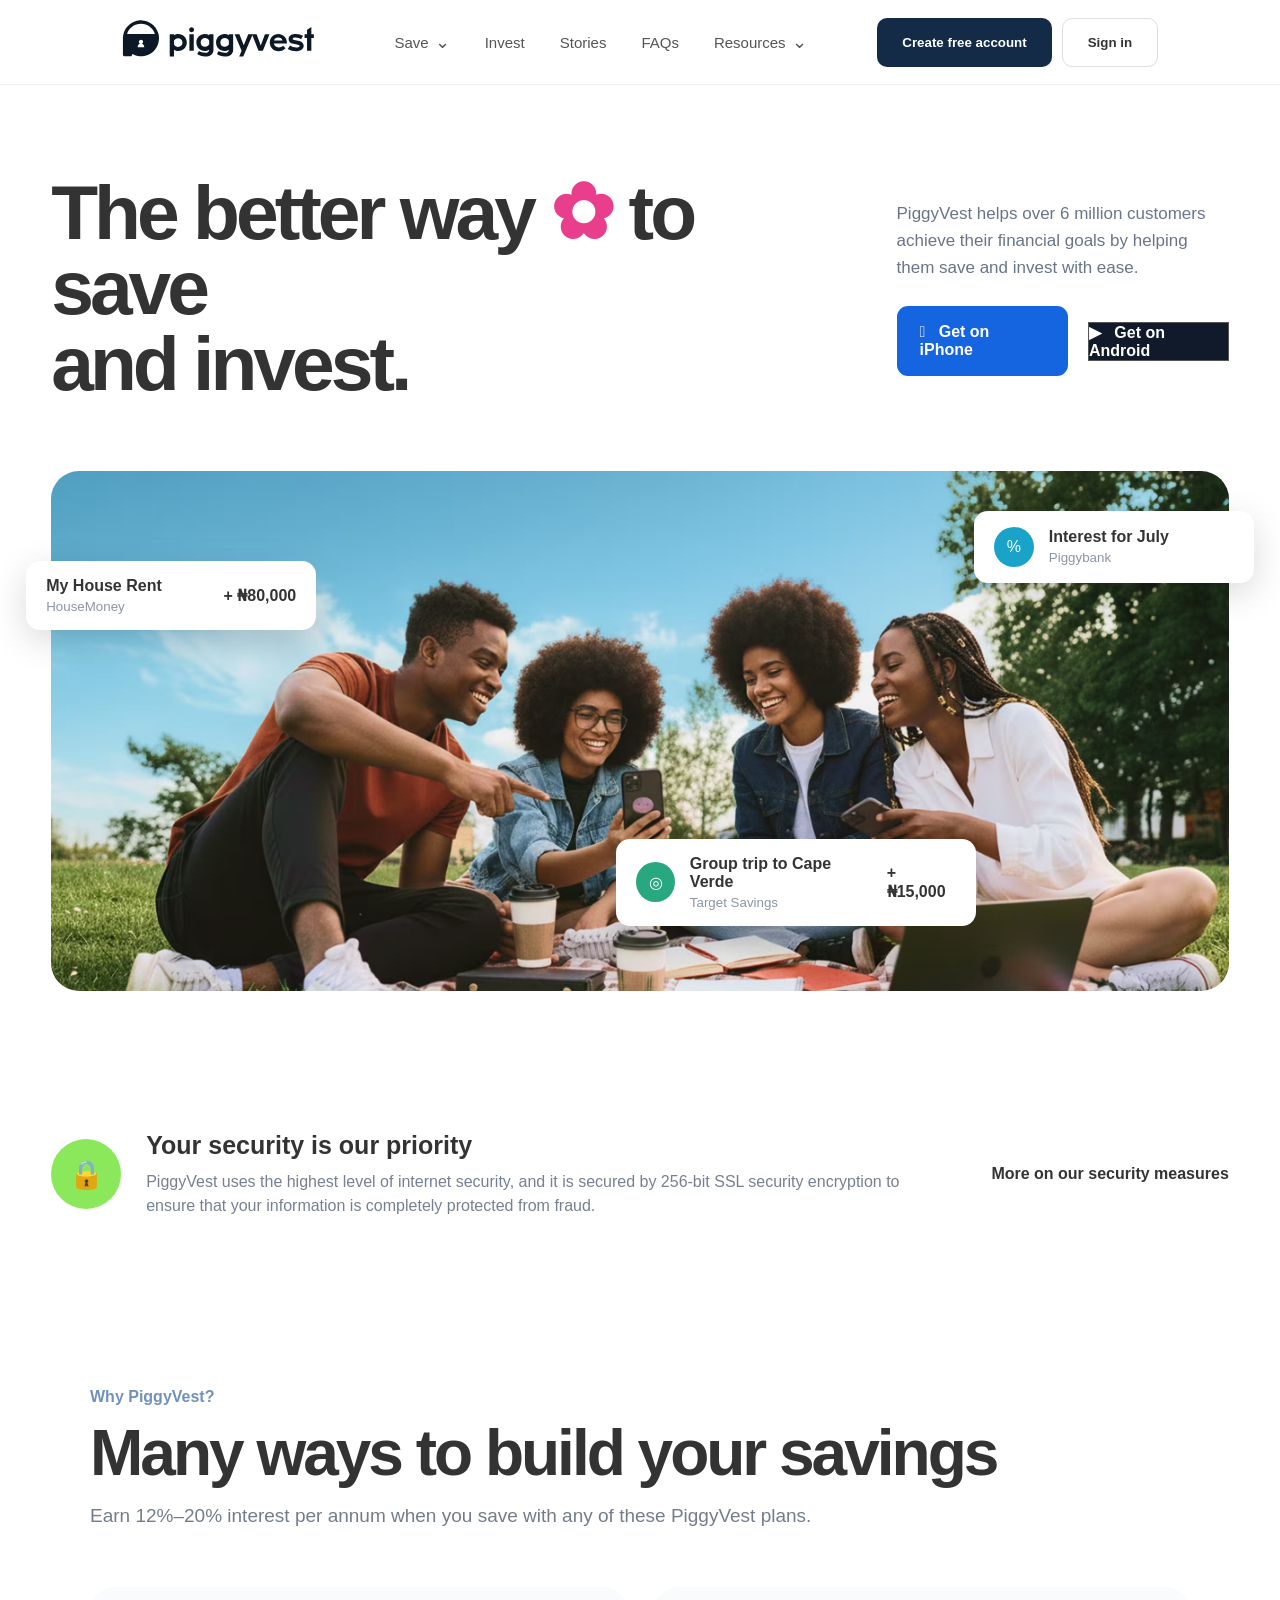
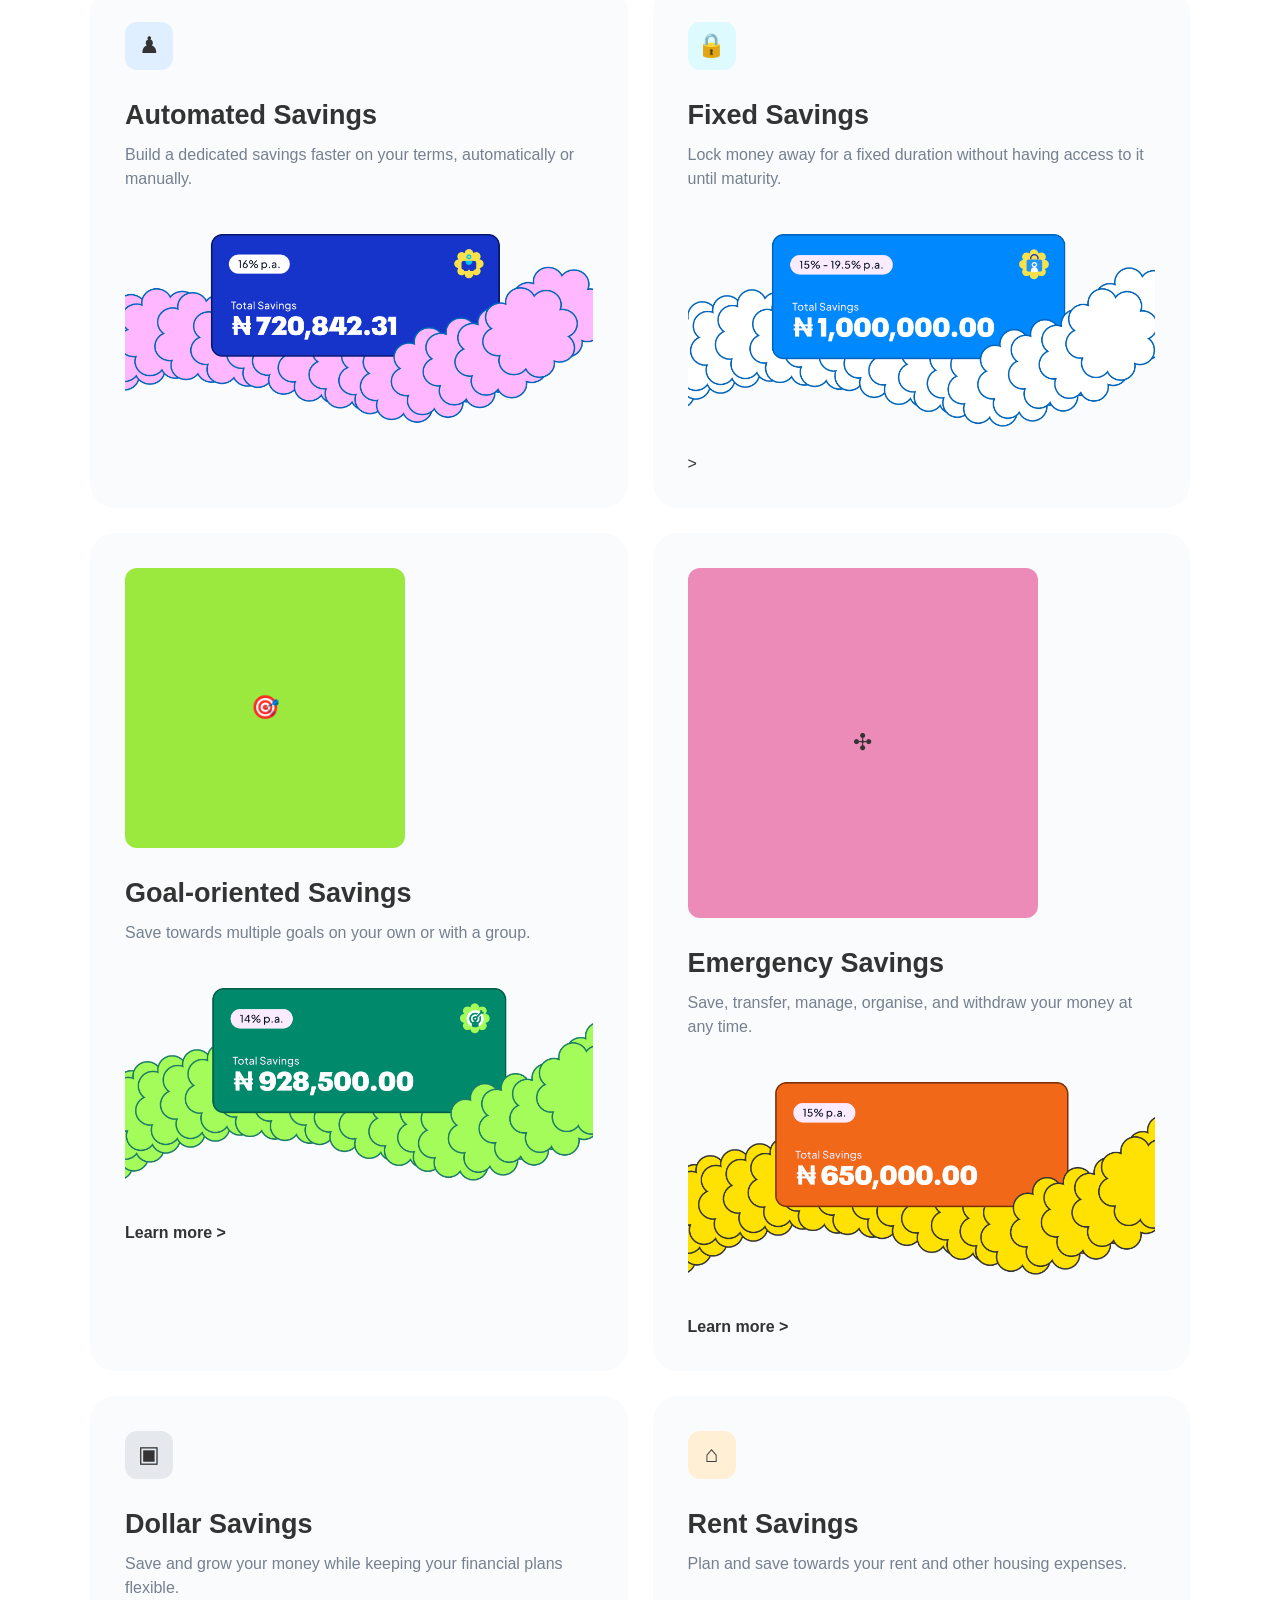
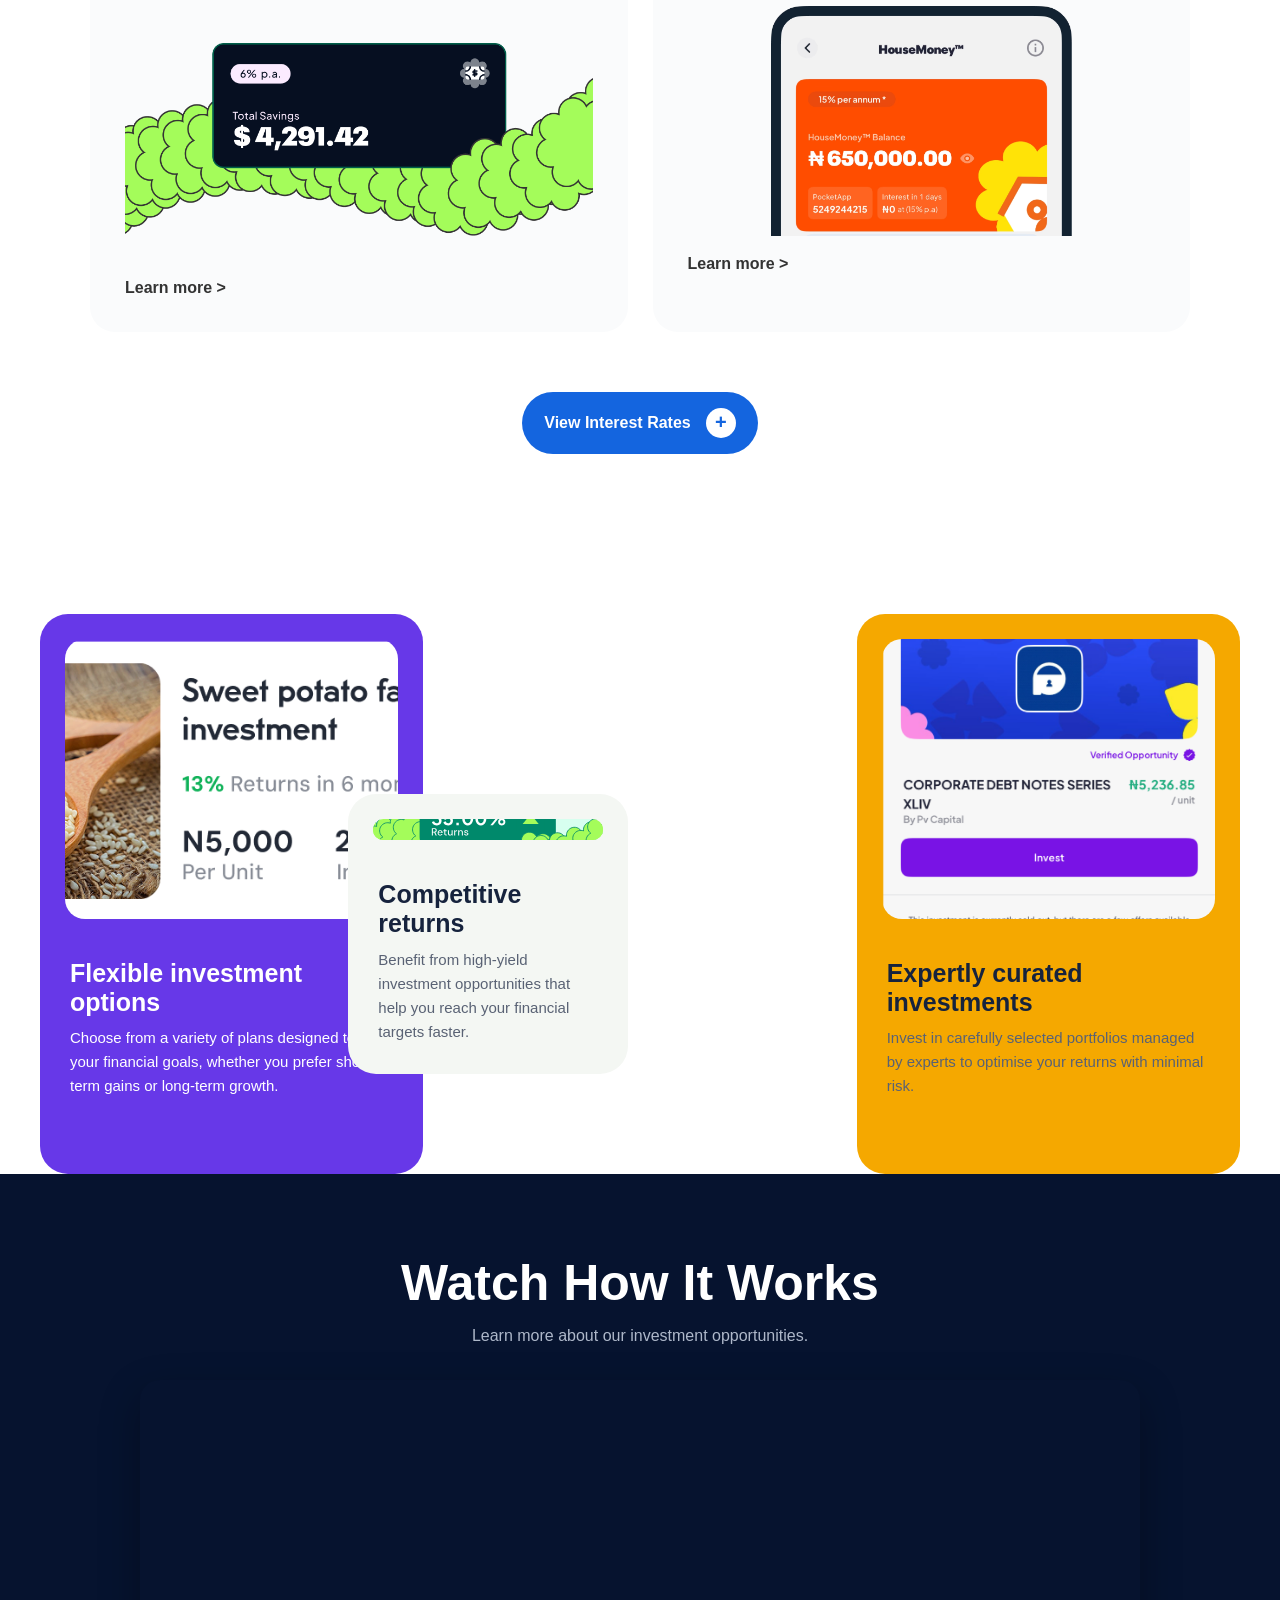
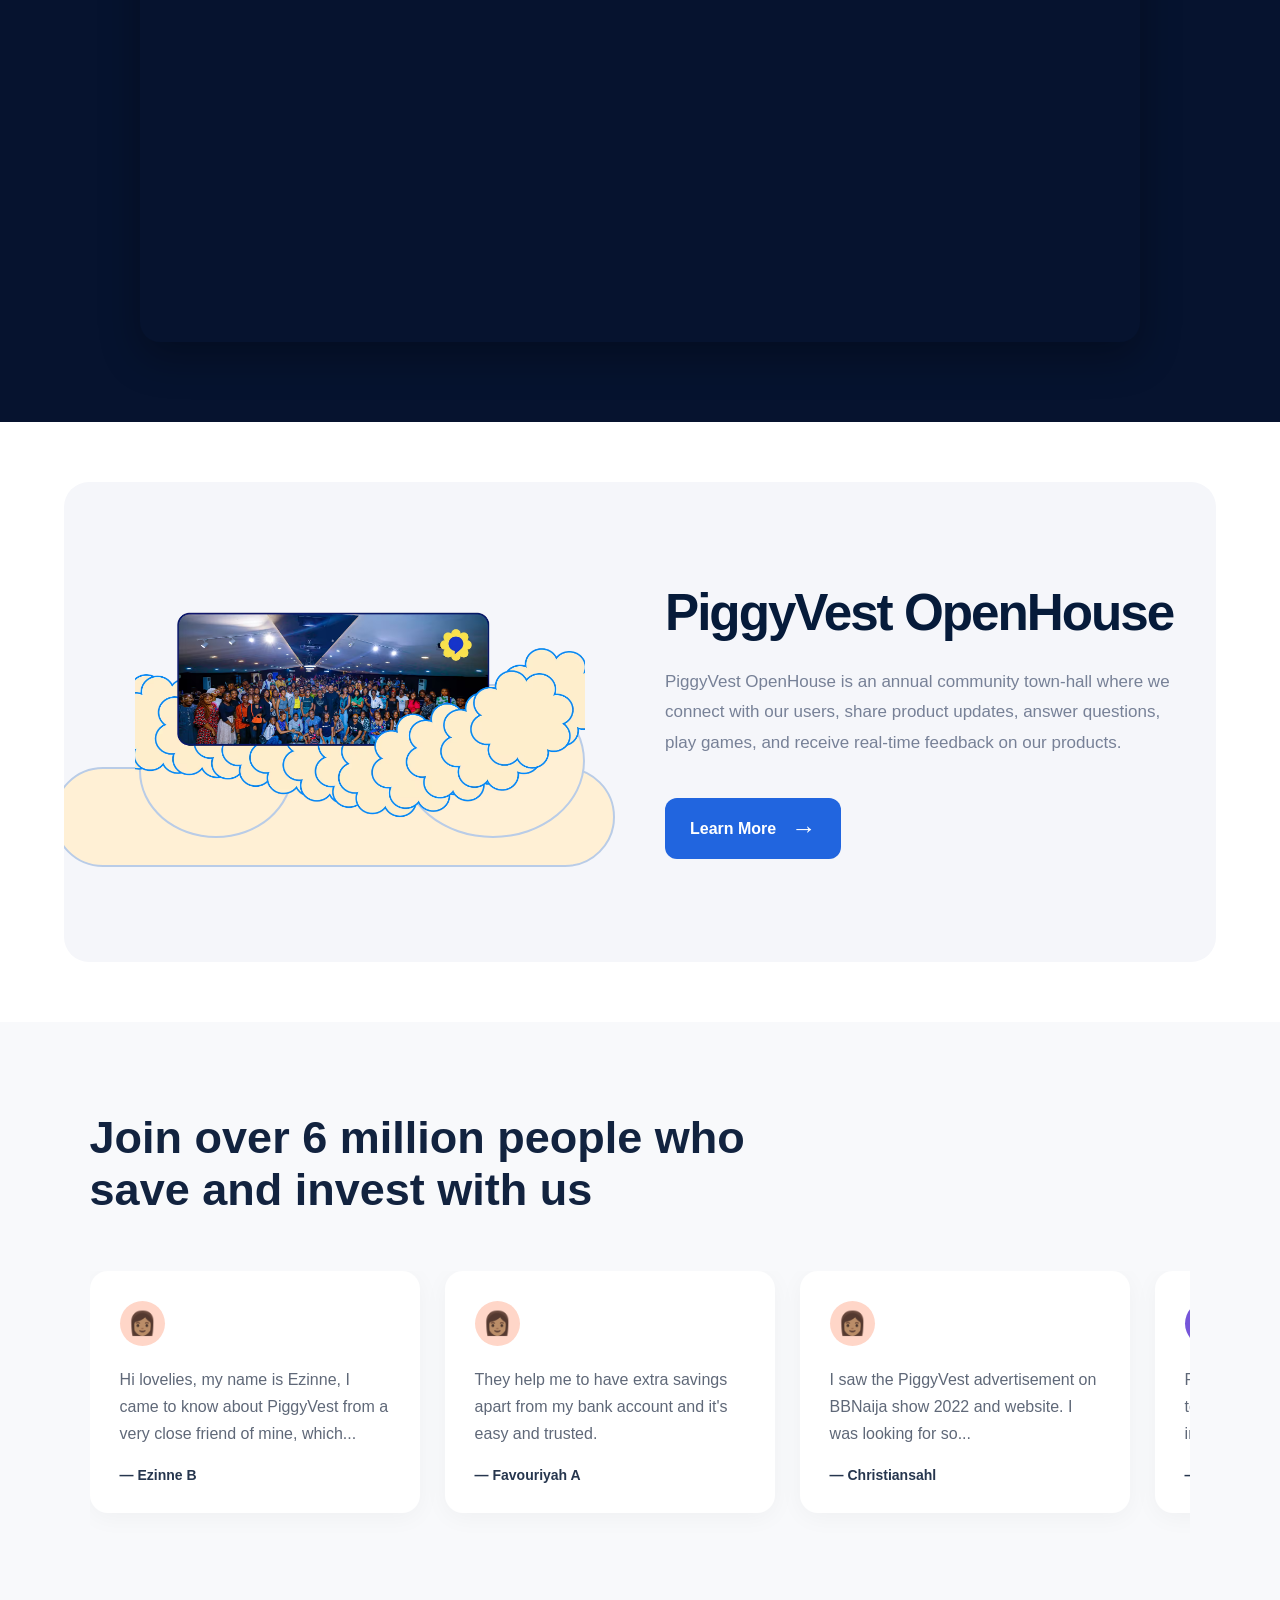
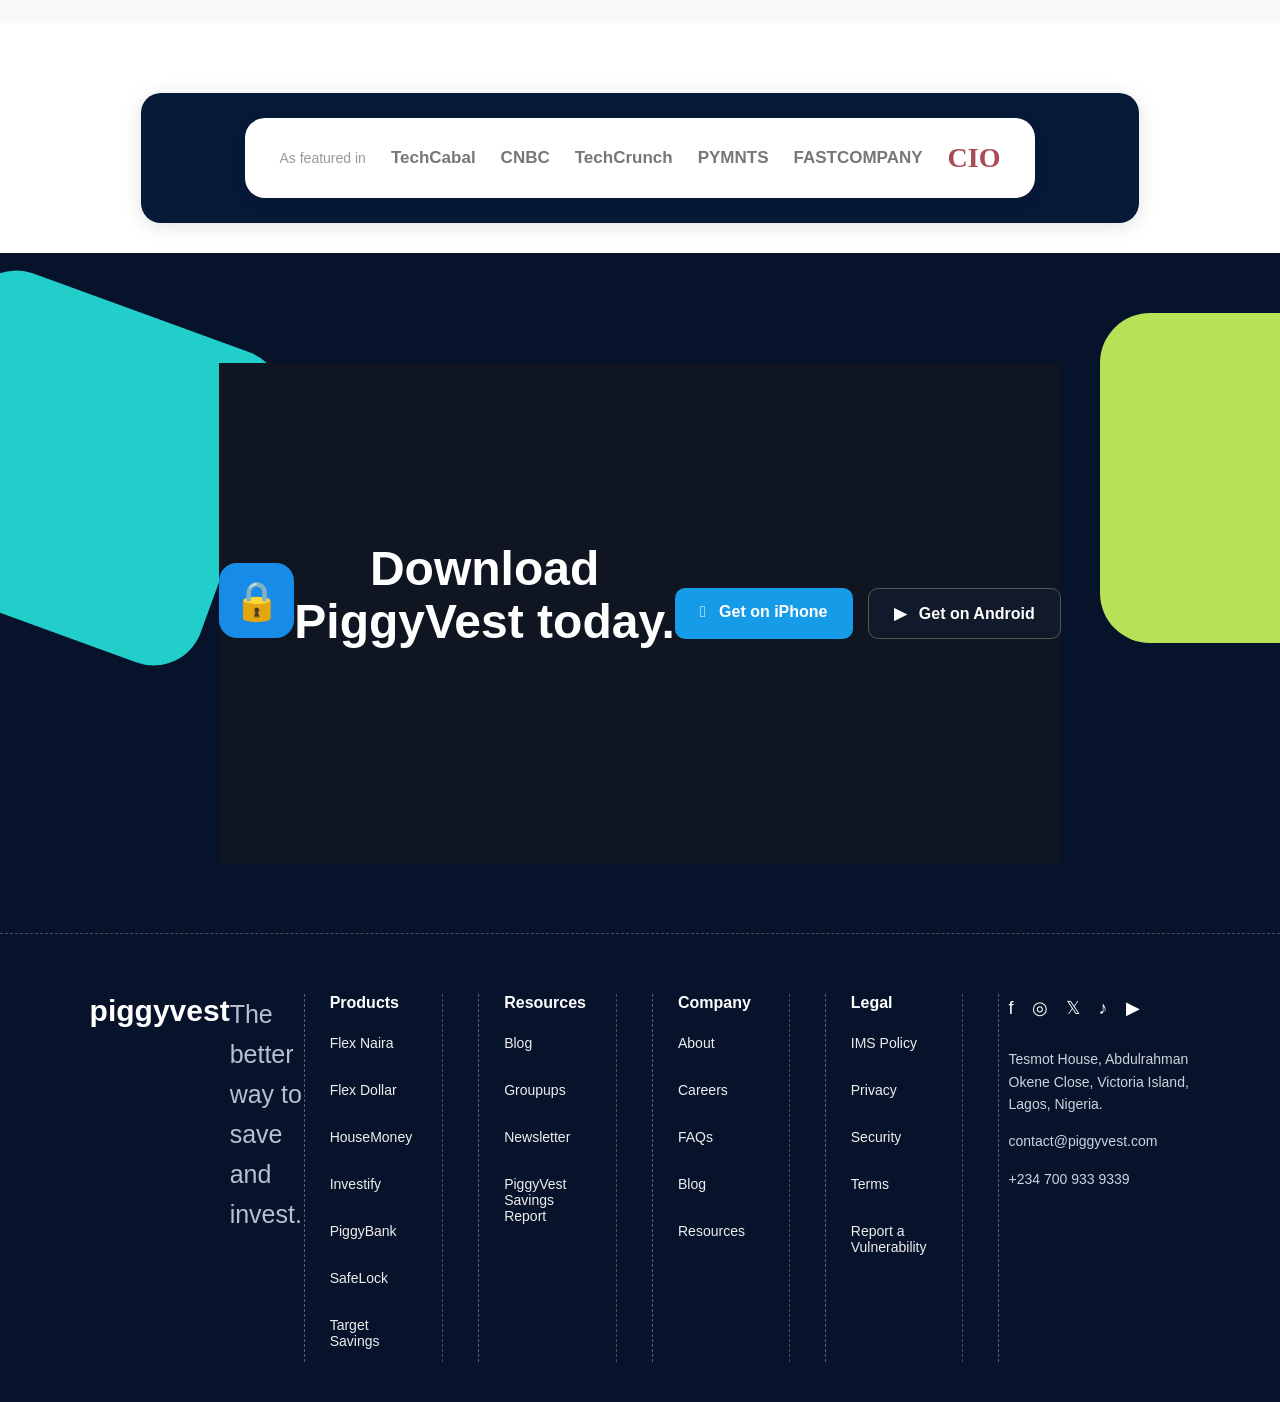
<file: index.html>
<!DOCTYPE html>
<html lang="en">

<head>
    <meta charset="UTF-8">
    <meta name="viewport" content="width=device-width, initial-scale=1.0">
    <title>PiggyVest - Save and Invest</title>
    <link rel="stylesheet" href="style.css">
</head>

<body>

    <!-- ================= NAVBAR ================= -->

    <header class="navbar">
        <div class="nav-container">

            <a href="http://127.0.0.1:5500/index.html">
                <div class="logo">
                    <span><img src="images/imgi_1_logo_08e6965627.png" alt=""></span>
                </div>
            </a>

            <nav>
                <div class="dropdown">
                    <a href="#" class="dropbtn">Save <span>⌄</span></a>

                    <div class="mega-menu">

                        <a href="#" class="menu-item">
                            <div class="menu-icon blue">♢</div>
                            <div>
                                <strong>Piggybank</strong>
                                <small>Automated Savings</small>
                            </div>
                        </a>

                        <a href="#" class="menu-item">
                            <div class="menu-icon light-blue">♙</div>
                            <div>
                                <strong>Safelock</strong>
                                <small>Fixed Savings</small>
                            </div>
                        </a>

                        <a href="#" class="menu-item">
                            <div class="menu-icon green">◎</div>
                            <div>
                                <strong>Target Savings</strong>
                                <small>Goal-oriented Savings</small>
                            </div>
                        </a>

                        <a href="#" class="menu-item">
                            <div class="menu-icon pink">▱</div>
                            <div>
                                <strong>Flex Naira</strong>
                                <small>Flexible Savings</small>
                            </div>
                        </a>

                        <a href="#" class="menu-item">
                            <div class="menu-icon gray">$</div>
                            <div>
                                <strong>Flex Dollar</strong>
                                <small>Dollar Savings</small>
                            </div>
                        </a>

                        <a href="#" class="menu-item">
                            <div class="menu-icon red">⌂</div>
                            <div>
                                <strong>House Money</strong>
                                <small>Semi Strict Wallet</small>
                            </div>
                        </a>

                    </div>
                </div>
                <a href="#">Invest</a>
                <a href="#">Stories</a>
                <a href="#">FAQs</a>
                <div class="dropdown">
                    <a href="#" class="dropbtn">Resources <span>⌄</span></a>

                    <div class="mega-menu resources-menu">

                        <a href="#" class="menu-item">
                            <div class="menu-icon blue">▣</div>
                            <div>
                                <strong>Blog</strong>
                            </div>
                        </a>

                        <a href="#" class="menu-item">
                            <div class="menu-icon pink">▥</div>
                            <div>
                                <strong>Reports</strong>
                            </div>
                        </a>

                        <a href="#" class="menu-item">
                            <div class="menu-icon green">▥</div>
                            <div>
                                <strong>Comics</strong>
                            </div>
                        </a>

                        <a href="#" class="menu-item">
                            <div class="menu-icon green">▤</div>
                            <div>
                                <strong>Calculator</strong>
                            </div>
                        </a>

                        <a href="#" class="menu-item">
                            <div class="menu-icon gray">▤</div>
                            <div>
                                <strong>Newsletter</strong>
                            </div>
                        </a>

                        <a href="#" class="menu-item">
                            <div class="menu-icon blue">▧</div>
                            <div>
                                <strong>Ebook</strong>
                            </div>
                        </a>

                    </div>
                </div>
            </nav>

            <div class="nav-buttons">
                <button class="create-btn" onclick="window.location.href='sign up.html'">Create free account</button>
                <button class="signin-btn" onclick="window.location.href='login.html'">Sign in</button>
            </div>

        </div>
    </header>


    <!-- ================= HERO ================= -->

    <section class="hero">

        <div class="hero-top">

            <div class="hero-title">
                <h1>
                    The better way
                    <span class="pink-flower">✿</span>
                    to save
                    <br>
                    and invest.
                </h1>
            </div>

            <div class="hero-text">

                <p>
                    PiggyVest helps over 6 million customers achieve their
                    financial goals by helping them save and invest with ease.
                </p>

                <div class="download-buttons">

                    <a href="#" class="iphone">
                         &nbsp; Get on iPhone
                    </a>

                    <a href="#" class="android">
                        ▶ &nbsp; Get on Android
                    </a>

                </div>

            </div>

        </div>


        <!-- ================= HERO IMAGE ================= -->

        <!-- CHANGE THIS IMAGE HERE IF YOU WANT -->

        <div class="hero-picture">

            <img src="images/imgi_17_headerBGhome-9c6bf21c25fa09992d4dffc8395557b0 (1).avif" alt="Friends together">

            <!-- Floating card -->

            <div class="house-card">
                <div>
                    <b>My House Rent</b>
                    <small>HouseMoney</small>
                </div>

                <strong>+ ₦80,000</strong>
            </div>


            <div class="trip-card">

                <div class="round-icon">◎</div>

                <div>
                    <b>Group trip to Cape Verde</b>
                    <small>Target Savings</small>
                </div>

                <strong>+ ₦15,000</strong>

            </div>


            <div class="interest-card">

                <div class="percent">%</div>

                <div>
                    <b>Interest for July</b>
                    <small>Piggybank</small>
                </div>

            </div>

        </div>

    </section>



    <!-- ================= SECURITY ================= -->

    <section class="security">

        <div class="security-icon">
            🔒
        </div>

        <div class="security-content">

            <h2>Your security is our priority</h2>

            <p>
                PiggyVest uses the highest level of internet security,
                and it is secured by 256-bit SSL security encryption
                to ensure that your information is completely protected
                from fraud.
            </p>

        </div>

        <a href="https://www.piggyvest.com/security">More on our security measures</a>

    </section>



    <!-- ================= SAVINGS ================= -->

    <section class="savings">

        <div class="section-title">

            <span>Why PiggyVest?</span>

            <h2>Many ways to build your savings</h2>

            <p>
                Earn 12%–20% interest per annum when you save with
                any of these PiggyVest plans.
            </p>

        </div>


        <div class="saving-grid">


            <!-- AUTOMATED SAVINGS -->

            <div class="saving-card">

                <div class="card-icon blue">♟</div>


                <h3>Automated Savings</h3>

                <p>
                    Build a dedicated savings faster on your terms,
                    automatically or manually.
                </p>
                <div class="Learn more https://www.piggyvest.com/piggybank"></div>


                <!-- IMAGE -->

                <img src="images/offeringAlt1-475513e19bbaf9e4eddf1fbc56b8cf7f.png" alt="Automated savings">

            </div>



            <!-- FIXED SAVINGS -->

            <div class="saving-card">

                <div class="card-icon cyan">🔒</div>

                <h3>Fixed Savings</h3>

                <p>
                    Lock money away for a fixed duration without
                    having access to it until maturity.
                </p>

                <!-- IMAGE -->

                <img src="images/offeringAlt2-e75e2e6223532151ecdc56a3a832e8d7.png" alt="Fixed savings">
                >

            </div>



            <!-- GOAL SAVINGS -->

            <div class="saving-card">

                <div class="card-icon green">🎯</div>

                <h3>Goal-oriented Savings</h3>

                <p>
                    Save towards multiple goals on your own or
                    with a group.
                </p>

                <!-- IMAGE -->

                <img src="images/offeringAlt3-56d2f150cf822112077ebd233b2ee16f.png" alt="Goal savings">

                <a href="https://www.piggyvest.com/targets" class="learn">
                    Learn more >
                </a>

            </div>



            <!-- EMERGENCY SAVINGS -->

            <div class="saving-card">

                <div class="card-icon pink">✣</div>

                <h3>Emergency Savings</h3>

                <p>
                    Save, transfer, manage, organise, and withdraw
                    your money at any time.
                </p>

                <!-- IMAGE -->

                <img src="images/offeringAlt6-955057c6355484efe27798da6084f35c (1).png" alt="Emergency savings">

                <a href="https://www.piggyvest.com/flex-naira" class="learn">
                    Learn more >
                </a>

            </div>


            <!-- EXTRA SAVINGS -->

            <div class="saving-card">

                <div class="card-icon dark">▣</div>

                <h3>Dollar Savings</h3>

                <p>
                    Save and grow your money while keeping your
                    financial plans flexible.
                </p>

                <!-- IMAGE -->

                <img src="images/offeringAlt5-05500e54811054e4ee8412fd6f15fd7f (1).png" alt="Flexible savings">

                <a href="https://www.piggyvest.com/flex-dollar" class="learn">
                    Learn more >
                </a>

            </div>


            <!-- HOUSE MONEY -->

            <div class="saving-card">

                <div class="card-icon orange">⌂</div>

                <h3>Rent Savings</h3>

                <p>
                    Plan and save towards your rent and other
                    housing expenses.
                </p>

                <!-- IMAGE -->

                <img src="images/imgi_34_offering6-2c8d8b9aa82e86b0293ed3cc7f2312f6.avif" alt="Rent savings">
                <a href=" https://www.piggyvest.com/house-money" class="learn">
                    Learn more >
                </a>

            </div>

        </div>



        <button class="interest-button">
            View Interest Rates
            <span>+</span>
        </button>

    </section>

    <div class="investment-grid">

        <div class="investment-card purple">

            <div class="investment-image">
                <img src="images/investCard2-9d6afdf3df90a9ac8825cc66edefb776.png" alt="Flexible investment options">
            </div>

            <h3>Flexible investment options</h3>

            <p>
                Choose from a variety of plans designed to fit
                your financial goals, whether you prefer
                short-term gains or long-term growth.
            </p>

        </div>


        <div class="investment-card green">

            <div class="investment-image">
                <img src="images/investifyTwo-2c1b79b87509604a07e1badd51d09ea4.svg" alt="Competitive returns">
            </div>

            <h3>Competitive returns</h3>

            <p>
                Benefit from high-yield investment opportunities
                that help you reach your financial targets faster.
            </p>

        </div>


        <div class="investment-card orange">

            <div class="investment-image">
                <img src="images/investifyThree-985fe110cf5f7b501002842ea5c218e2 (1).png" alt="Curated investments">
            </div>

            <h3>Expertly curated investments</h3>

            <p>
                Invest in carefully selected portfolios managed
                by experts to optimise your returns with minimal risk.
            </p>

        </div>

    </div>

    <!-- YOUTUBE VIDEO SECTION -->

    <section class="youtube-section">

        <div class="youtube-heading">
            <h2>Watch How It Works</h2>
            <p>Learn more about our investment opportunities.</p>
        </div>

        <div class="youtube-video">
            <iframe src="https://www.youtube.com/embed/5MJVj5h4uoU" title="Investment YouTube Video" frameborder="0"
                allow="accelerometer; autoplay; clipboard-write; encrypted-media; gyroscope; picture-in-picture; web-share"
                referrerpolicy="strict-origin-when-cross-origin" allowfullscreen>
            </iframe>
        </div>

    </section>

    <!-- PIGGYVEST OPENHOUSE SECTION -->

    <section class="openhouse-section">

        <div class="openhouse-container">

            <!-- LEFT SIDE IMAGE -->

            <div class="openhouse-visual">

                <div class="openhouse-cloud"></div>

                <div class="openhouse-image">
                    <img src="images/imgi_45_cardBox1-63bf46c5c25194bf3fae4881ad465165.avif"
                        alt="PiggyVest OpenHouse Event">
                </div>

            </div>


            <!-- RIGHT SIDE CONTENT -->

            <div class="openhouse-content">

                <h2>PiggyVest OpenHouse</h2>

                <p>
                    PiggyVest OpenHouse is an annual community town-hall
                    where we connect with our users, share product updates,
                    answer questions, play games, and receive real-time
                    feedback on our products.
                </p>

                <a href="#" class="openhouse-button">
                    Learn More <span>→</span>
                </a>

            </div>

        </div>

    </section>


    <!-- TESTIMONIALS -->
    <section class="testimonials">
        <h2>Join over 6 million people who<br>save and invest with us</h2>

        <div class="testimonial-container">

            <div class="testimonial-card">
                <div class="user-icon">👩🏽</div>
                <p>
                    Hi lovelies, my name is Ezinne, I came to know about
                    PiggyVest from a very close friend of mine, which...
                </p>
                <h4>— Ezinne B</h4>
            </div>

            <div class="testimonial-card">
                <div class="user-icon">👩🏽</div>
                <p>
                    They help me to have extra savings apart from my bank
                    account and it's easy and trusted.
                </p>
                <h4>— Favouriyah A</h4>
            </div>

            <div class="testimonial-card">
                <div class="user-icon">👩🏽</div>
                <p>
                    I saw the PiggyVest advertisement on BBNaija show 2022
                    and website. I was looking for so...
                </p>
                <h4>— Christiansahl</h4>
            </div>

            <div class="testimonial-card">
                <div class="user-icon purple">👩🏽</div>
                <p>
                    PiggyVest has helped me learn how to save money and
                    they also give an interest per annum.
                </p>
                <h4>— Osghoma M</h4>
            </div>

        </div>
    </section>


    <!-- FEATURED IN -->
    <section class="featured">
        <div class="featured-box">
            <span>As featured in</span>

            <strong>TechCabal</strong>
            <strong>CNBC</strong>
            <strong>TechCrunch</strong>
            <strong>PYMNTS</strong>
            <strong>FASTCOMPANY</strong>
            <strong class="cio">CIO</strong>
        </div>
    </section>


    <!-- DOWNLOAD APP -->
    <section class="download-section">

        <div class="download-shape left-shape"></div>

        <div class="download-content">
            <div class="app-icon">🔒</div>

            <h2>Download<br>PiggyVest today.</h2>

            <div class="store-buttons">
                <a href="#" class="store-btn apple">
                     &nbsp; Get on iPhone
                </a>

                <a href="#" class="store-btn android">
                    ▶ &nbsp; Get on Android
                </a>
            </div>
        </div>

        <div class="download-shape right-shape"></div>

    </section>



    <!-- FOOTER -->
    <footer class="footer">

        <div class="footer-logo">
            <h2>piggyvest</h2>
            <p>The better way to<br>save and invest.</p>

        </div>

        <div class="footer-column">
            <h3>Products</h3>
            <a href="#">Flex Naira</a>
            <a href="#">Flex Dollar</a>
            <a href="#">HouseMoney</a>
            <a href="#">Investify</a>
            <a href="#">PiggyBank</a>
            <a href="#">SafeLock</a>
            <a href="#">Target Savings</a>
        </div>


        <div class="footer-column">
            <h3>Resources</h3>
            <a href="#">Blog</a>
            <a href="#">Groupups</a>
            <a href="">Newsletter</a>
            <a href="#">PiggyVest Savings Report</a>
        </div>


        <div class="footer-column">
            <h3>Company</h3>
            <a href="aboutus.html">About</a>
            <a href="#">Careers</a>
            <a href="#">FAQs</a>
            <a href="#">Blog</a>
            <a href="#">Resources</a>
        </div>


        <div class="footer-column">
            <h3>Legal</h3>
            <a href="#">IMS Policy</a>
            <a href="#">Privacy</a>
            <a href="#">Security</a>
            <a href="#">Terms</a>
            <a href="#">Report a Vulnerability</a>
        </div>


        <div class="footer-contact">

            <div class="socials">
                <a href="#">f</a>
                <a href="#">◎</a>
                <a href="#">𝕏</a>
                <a href="#">♪</a>
                <a href="#">▶</a>
            </div>

            <p>
                Tesmot House, Abdulrahman Okene Close,
                Victoria Island, Lagos, Nigeria.
            </p>

            <p>contact@piggyvest.com</p>

            <p>+234 700 933 9339</p>

        </div>

    </footer>



</body>

</html>
</file>
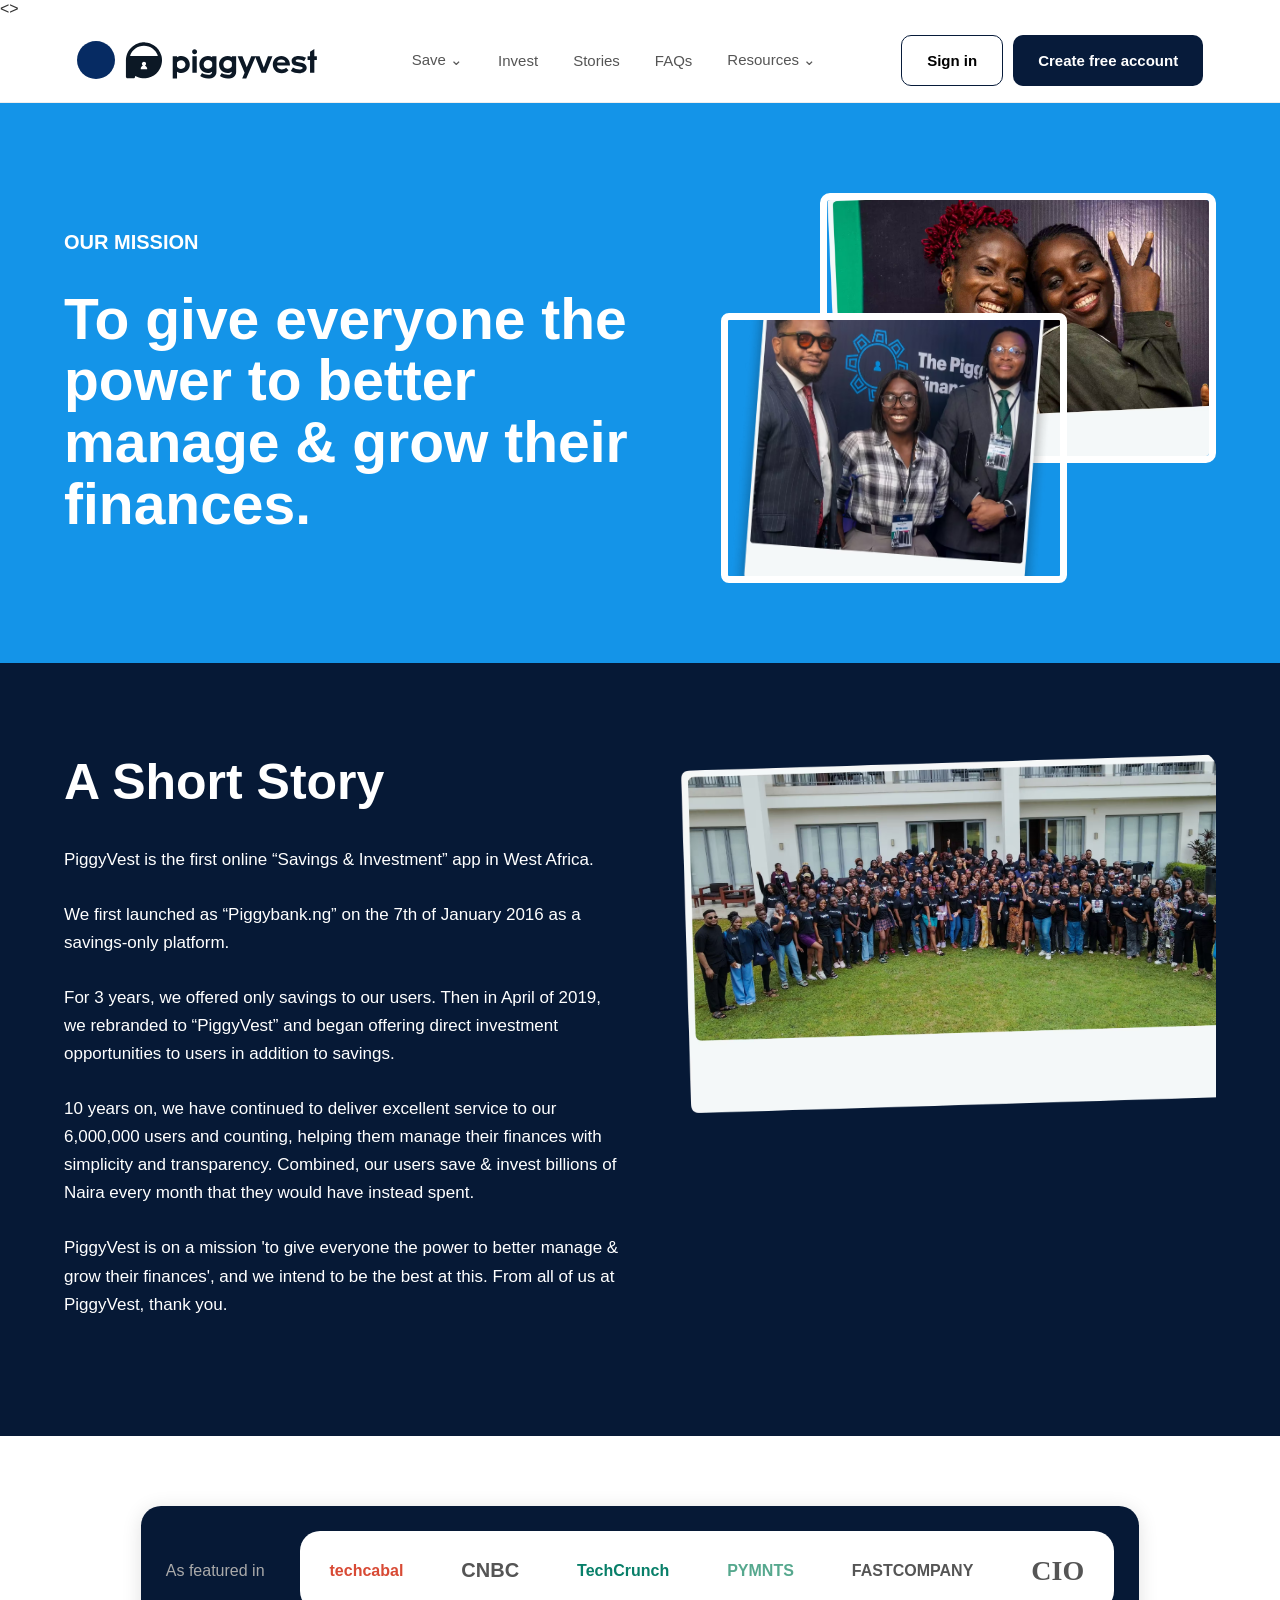
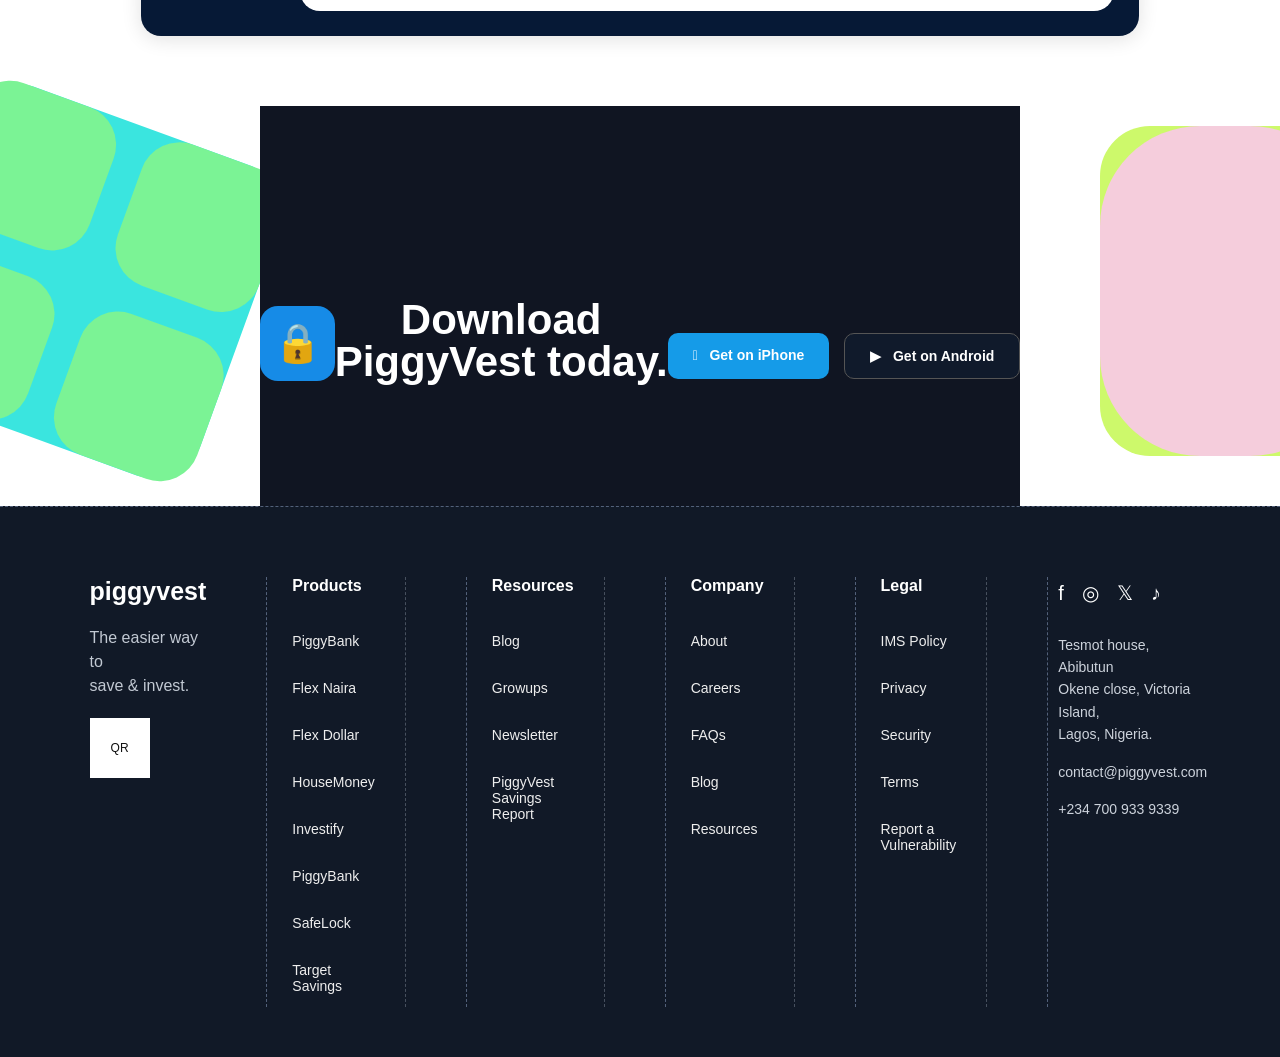
<file: aboutus.html>
<!DOCTYPE html>
<html lang="en">

<head>
    <meta charset="UTF-8">
    <meta name="viewport" content="width=device-width, initial-scale=1.0">
    <title>PiggyVest - About</title>
    <link rel="stylesheet" href="style.css">
</head>

<>

    <!-- NAVBAR -->
    <header class="navbar">
        <div class="logo">
            <div class="logo-icon"></div>
            <img src="images/imgi_1_logo_08e6965627.png" alt="">
        </div>

        <nav>
            <a href="#">Save <span>⌄</span></a>
            <a href="#">Invest</a>
            <a href="#">Stories</a>
            <a href="#">FAQs</a>
            <a href="#">Resources <span>⌄</span></a>
        </nav>

        <div class="nav-buttons">
            <button class="login">Sign in</button>
            <button class="account">Create free account</button>
        </div>
    </header>


    <!-- MISSION SECTION -->
    <section class="mission">
        <div class="mission-text">
            <p class="small-title">OUR MISSION</p>

            <h1>
                To give everyone the
                power to better
                manage & grow their
                finances.
            </h1>
        </div>

        <div class="mission-images">
            <img src="images/aboutImg2-eed3c396f3704579d7b7de2404b5f457.avif" class="image-one" alt="PiggyVest">
            <img src="images/aboutImg1-5d10d047f94a5c356a7a2b0d349cafe2.avif" class="image-two" alt="PiggyVest">
        </div>
    </section>


    <!-- STORY SECTION -->
    <section class="story">

        <div class="story-text">

            <h2>A Short Story</h2>

            <p>
                PiggyVest is the first online “Savings & Investment”
                app in West Africa.
            </p>

            <p>
                We first launched as “Piggybank.ng” on the 7th of
                January 2016 as a savings-only platform.
            </p>

            <p>
                For 3 years, we offered only savings to our users.
                Then in April of 2019, we rebranded to “PiggyVest”
                and began offering direct investment opportunities
                to users in addition to savings.
            </p>

            <p>
                10 years on, we have continued to deliver excellent
                service to our 6,000,000 users and counting,
                helping them manage their finances with simplicity
                and transparency. Combined, our users save & invest
                billions of Naira every month that they would have
                instead spent.
            </p>

            <p>
                PiggyVest is on a mission 'to give everyone the power
                to better manage & grow their finances', and we intend
                to be the best at this. From all of us at PiggyVest,
                thank you.
            </p>

        </div>

        <div class="story-image">
            <img src="./images/aboutImg5-7aab093308f392a4f54e2c136e66039c.avif" alt="PiggyVest team">
        </div>

    </section>


    <!-- FEATURED SECTION -->
    <section class="featured">

        <p>As featured in</p>

        <div class="logos">
            <span>techcabal</span>
            <span>CNBC</span>
            <span>TechCrunch</span>
            <span>PYMNTS</span>
            <span>FASTCOMPANY</span>
            <span class="cio">CIO</span>
        </div>

    </section>


    <!-- DOWNLOAD SECTION -->
    <section class="download">

        <div class="download-shape left-shape">
            <div></div>
            <div></div>
            <div></div>
            <div></div>
        </div>

        <div class="download-content">

            <div class="app-icon">
                🔒
            </div>

            <h2>Download<br>PiggyVest today.</h2>

            <div class="store-buttons">
                <a href="#" class="store apple">
                     &nbsp; Get on iPhone
                </a>

                <a href="#" class="store android">
                    ▶ &nbsp; Get on Android
                </a>
            </div>

        </div>

        <div class="download-shape right-shape">
            <div></div>
        </div>

    </section>


    <!-- FOOTER -->
    <footer>

        <div class="footer-brand">
            <h3>piggyvest</h3>

            <p>
                The easier way to<br>
                save & invest.
            </p>

            <div class="qr">
                QR
            </div>
        </div>


        <div class="footer-column">
            <h4>Products</h4>

            <a href="#">PiggyBank</a>
            <a href="#">Flex Naira</a>
            <a href="#">Flex Dollar</a>
            <a href="#">HouseMoney</a>
            <a href="#">Investify</a>
            <a href="#">PiggyBank</a>
            <a href="#">SafeLock</a>
            <a href="#">Target Savings</a>
        </div>


        <div class="footer-column">
            <h4>Resources</h4>

            <a href="#">Blog</a>
            <a href="#">Growups</a>
            <a href="#">Newsletter</a>
            <a href="#">PiggyVest<br>Savings Report</a>
        </div>


        <div class="footer-column">
            <h4>Company</h4>

            <a href="#">About</a>
            <a href="#">Careers</a>
            <a href="#">FAQs</a>
            <a href="#">Blog</a>
            <a href="#">Resources</a>
        </div>


        <div class="footer-column">
            <h4>Legal</h4>

            <a href="#">IMS Policy</a>
            <a href="#">Privacy</a>
            <a href="#">Security</a>
            <a href="#">Terms</a>
            <a href="#">Report a Vulnerability</a>
        </div>


        <div class="footer-contact">

            <div class="socials">
                <span>f</span>
                <span>◎</span>
                <span>𝕏</span>
                <span>♪</span>
            </div>

            <p>
                Tesmot house, Abibutun<br>
                Okene close, Victoria Island,<br>
                Lagos, Nigeria.
            </p>

            <p>contact@piggyvest.com</p>

            <p>+234 700 933 9339</p>

        </div>

    </footer>



    </body>

</html>
</file>
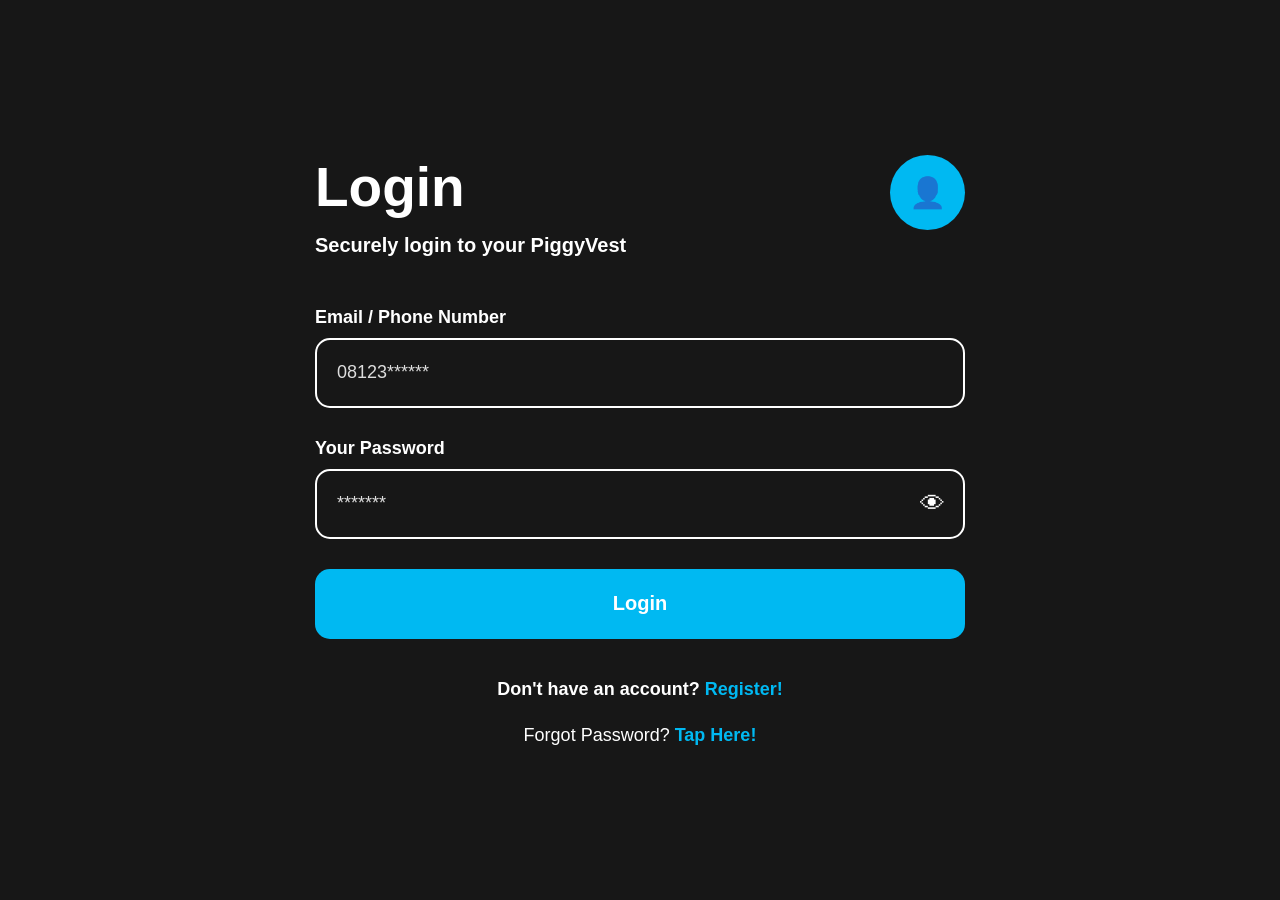
<file: login.html>
<!DOCTYPE html>
<html lang="en">
<head>
    <meta charset="UTF-8">
    <meta name="viewport" content="width=device-width, initial-scale=1.0">
    <title>Document</title>
    <link rel="stylesheet" href="style.css">
</head>
<body>
    <div class="login-container">

    <div class="login-box">

        <div class="login-icon">
            👤
        </div>

        <h1>Login</h1>

        <p class="subtitle">
            Securely login to your PiggyVest
        </p>

        <form>

            <label>Email / Phone Number</label>
            <input type="text" placeholder="08123******">

            <label>Your Password</label>

            <div class="password-box">
                <input type="password" placeholder="*******">
                <span>👁</span>
            </div>

            <button class="login-btn" type="submit">
                Login
            </button>

        </form>

        <p class="register">
            Don't have an account?
            <a href="#">Register!</a>
        </p>

        <p class="forgot">
            Forgot Password?
            <a href="#">Tap Here!</a>
        </p>

    </div>

</div>
</body>
</html>
</file>
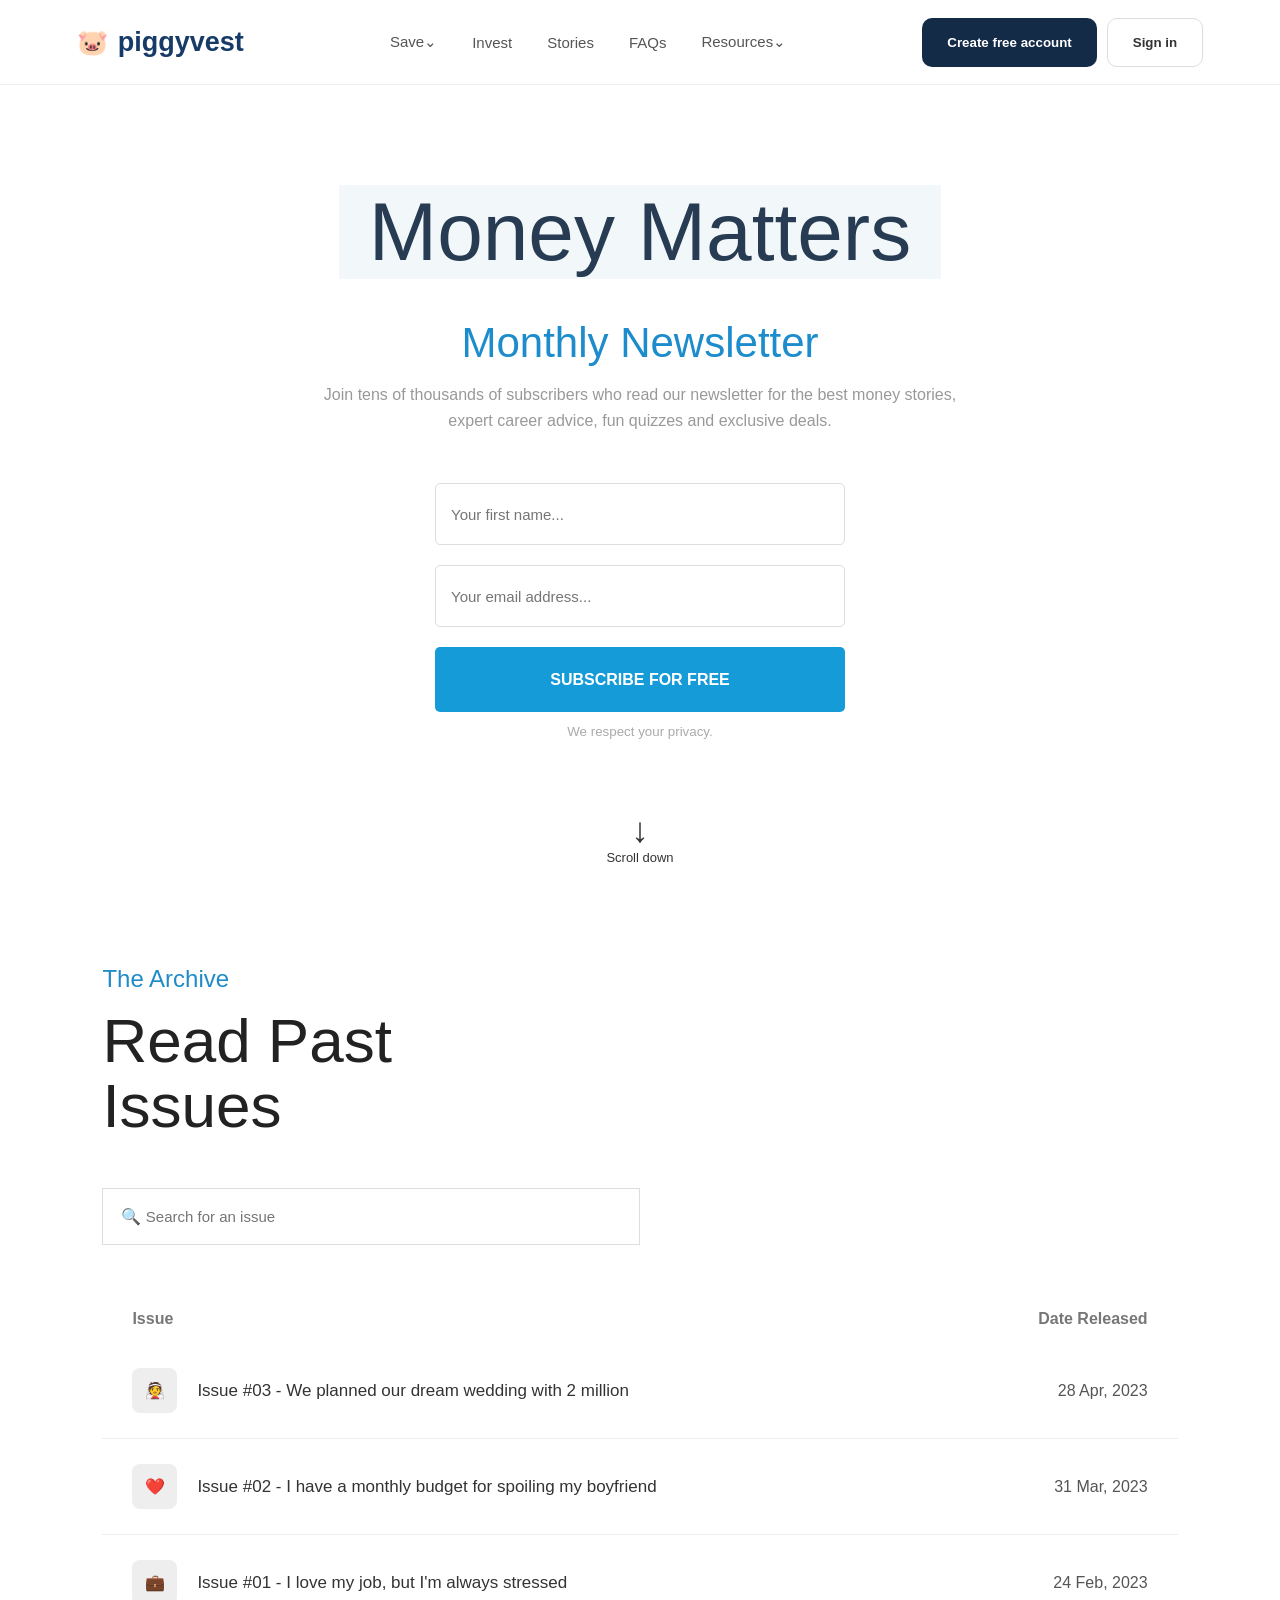
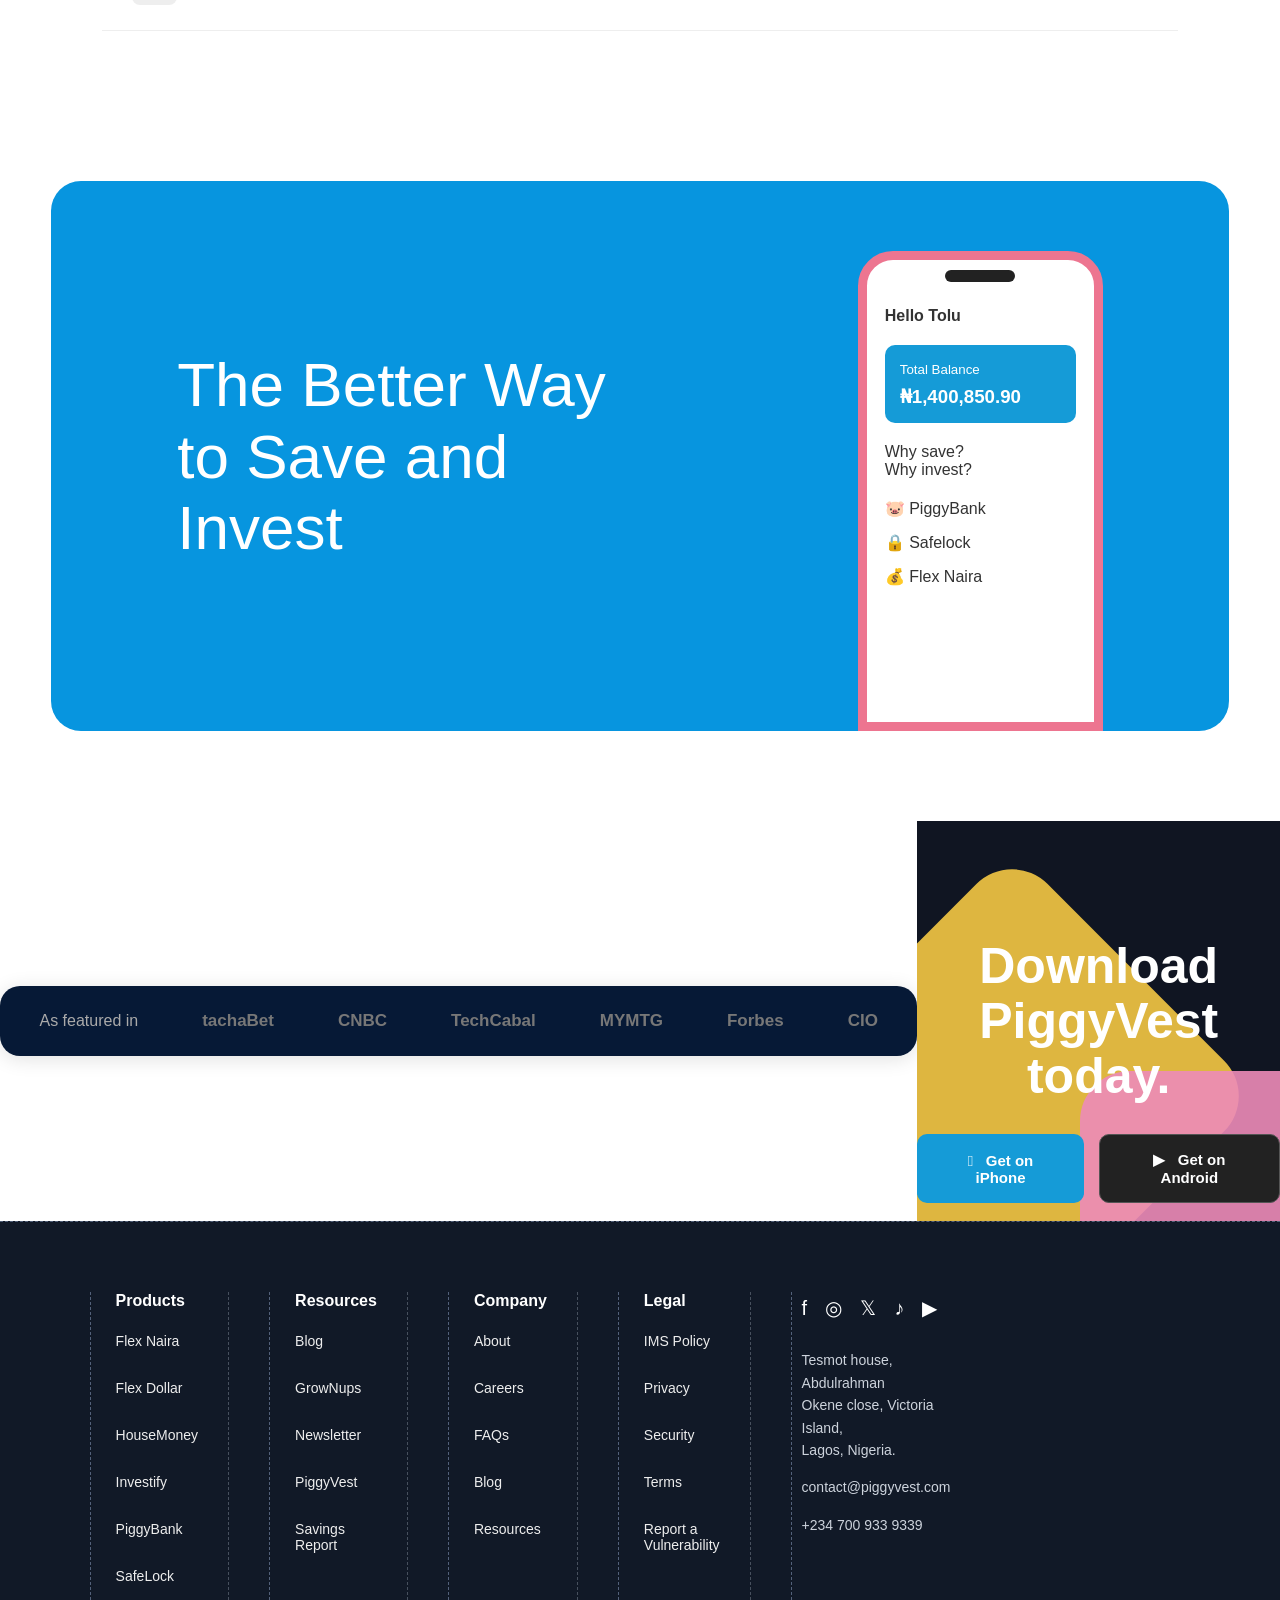
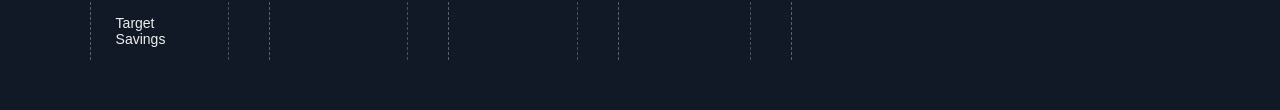
<file: newletter.html>
<!DOCTYPE html>
<html lang="en">

<head>
    <meta charset="UTF-8">
    <meta name="viewport" content="width=device-width, initial-scale=1.0">
    <title>PiggyVest Clone</title>
    <link rel="stylesheet" href="style.css">
</head>

<body>

    <!-- NAVBAR -->
    <header class="navbar">
        <div class="logo">
            <span class="pig-icon">🐷</span>
            <span>piggyvest</span>
        </div>

        <nav>
            <a href="#">Save⌄</a>
            <a href="#">Invest</a>
            <a href="#">Stories</a>
            <a href="#">FAQs</a>
            <a href="#">Resources⌄</a>
        </nav>

        <div class="nav-buttons">
            <button class="create-btn">Create free account</button>
            <button class="signin-btn">Sign in</button>
        </div>
    </header>


    <!-- NEWSLETTER -->
    <section class="newsletter">
        <div class="newsletter-content">

            <h1>Money Matters</h1>

            <h2>Monthly Newsletter</h2>

            <p>
                Join tens of thousands of subscribers who read our newsletter
                for the best money stories, expert career advice, fun quizzes
                and exclusive deals.
            </p>

            <form>
                <input type="text" placeholder="Your first name...">
                <input type="email" placeholder="Your email address...">

                <button type="submit">
                    SUBSCRIBE FOR FREE
                </button>
            </form>

            <small>We respect your privacy.</small>

            <div class="scroll">
                ↓
                <span>Scroll down</span>
            </div>

        </div>
    </section>


    <!-- ARCHIVE -->
    <section class="archive">

        <div class="archive-heading">
            <p>The Archive</p>
            <h2>Read Past<br>Issues</h2>
        </div>

        <div class="search-box">
            🔍 <input type="text" placeholder="Search for an issue">
        </div>

        <div class="archive-title">
            <span>Issue</span>
            <span>Date Released</span>
        </div>

        <div class="issue">
            <div class="issue-left">
                <div class="issue-image">👰</div>
                <p>
                    Issue #03 - We planned our dream wedding with 2 million
                </p>
            </div>

            <span>28 Apr, 2023</span>
        </div>

        <div class="issue">
            <div class="issue-left">
                <div class="issue-image">❤️</div>
                <p>
                    Issue #02 - I have a monthly budget for spoiling my boyfriend
                </p>
            </div>

            <span>31 Mar, 2023</span>
        </div>

        <div class="issue">
            <div class="issue-left">
                <div class="issue-image">💼</div>
                <p>
                    Issue #01 - I love my job, but I'm always stressed
                </p>
            </div>

            <span>24 Feb, 2023</span>
        </div>

    </section>


    <!-- HERO / SAVE AND INVEST -->
    <section class="hero-save">

        <div class="hero-text">
            <h1>
                The Better Way<br>
                to Save and<br>
                Invest
            </h1>
        </div>

        <div class="hero-phone">
            <div class="phone">
                <div class="phone-top"></div>

                <h4>Hello Tolu</h4>

                <div class="balance">
                    <small>Total Balance</small>
                    <h3>₦1,400,850.90</h3>
                </div>

                <p>Why save?</p>
                <p>Why invest?</p>

                <div class="phone-items">
                    <p>🐷 PiggyBank</p>
                    <p>🔒 Safelock</p>
                    <p>💰 Flex Naira</p>
                </div>
            </div>
        </div>

    </section>


    <!-- DOWNLOAD SECTION -->
    <section class="download">

        <div class="featured">
            <span>As featured in</span>
            <strong>tachaBet</strong>
            <strong>CNBC</strong>
            <strong>TechCabal</strong>
            <strong>MYMTG</strong>
            <strong>Forbes</strong>
            <strong>CIO</strong>
        </div>

        <div class="download-content">

            <div class="download-shape yellow"></div>
            <div class="download-shape green"></div>
            <div class="download-shape pink"></div>

            <div class="download-text">
                <h2>Download<br>PiggyVest today.</h2>

                <div class="store-buttons">
                    <button>
                         &nbsp; Get on iPhone
                    </button>

                    <button>
                        ▶ &nbsp; Get on Android
                    </button>
                </div>
            </div>

        </div>

    </section>


    <!-- FOOTER -->
    <footer>

        <div class="footer-top">

            <div class="footer-column">
                <h3>Products</h3>
                <a href="#">Flex Naira</a>
                <a href="#">Flex Dollar</a>
                <a href="#">HouseMoney</a>
                <a href="#">Investify</a>
                <a href="#">PiggyBank</a>
                <a href="#">SafeLock</a>
                <a href="#">Target Savings</a>
            </div>


            <div class="footer-column">
                <h3>Resources</h3>
                <a href="#">Blog</a>
                <a href="#">GrowNups</a>
                <a href="#">Newsletter</a>
                <a href="#">PiggyVest</a>
                <a href="#">Savings Report</a>
            </div>


            <div class="footer-column">
                <h3>Company</h3>
                <a href="#">About</a>
                <a href="#">Careers</a>
                <a href="#">FAQs</a>
                <a href="#">Blog</a>
                <a href="#">Resources</a>
            </div>


            <div class="footer-column">
                <h3>Legal</h3>
                <a href="#">IMS Policy</a>
                <a href="#">Privacy</a>
                <a href="#">Security</a>
                <a href="#">Terms</a>
                <a href="#">Report a Vulnerability</a>
            </div>


            <div class="footer-contact">

                <div class="socials">
                    <span>f</span>
                    <span>◎</span>
                    <span>𝕏</span>
                    <span>♪</span>
                    <span>▶</span>
                </div>

                <p>
                    Tesmot house, Abdulrahman<br>
                    Okene close, Victoria Island,<br>
                    Lagos, Nigeria.
                </p>

                <p>contact@piggyvest.com</p>

                <p>+234 700 933 9339</p>

            </div>

        </div>

    </footer>

</body>

</html>
</file>
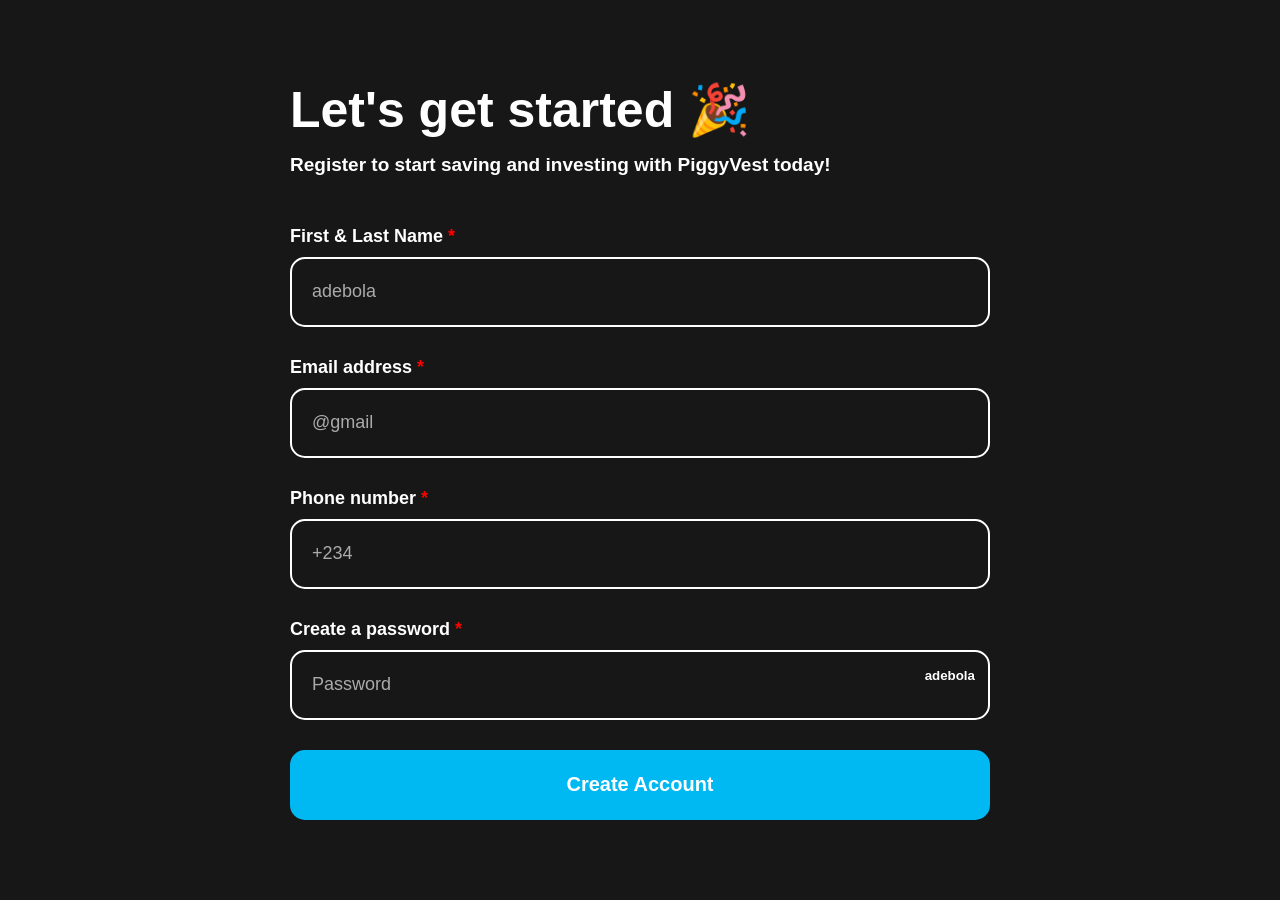
<file: sign up.html>
<!DOCTYPE html>
<html lang="en">
<head>
    <meta charset="UTF-8">
    <meta name="viewport" content="width=device-width, initial-scale=1.0">
    <title>Document</title>
    <link rel="stylesheet" href="style.css">
    
</head>
<body>

    <div class="register-container">

    <div class="register-box">

        <h1>Let's get started 🎉</h1>

        <p class="register-subtitle">
            Register to start saving and investing with PiggyVest today!
        </p>

        <form>

            <label>First & Last Name <span>*</span></label>
            <input type="text" placeholder="adebola">

            <label>Email address <span>*</span></label>
            <input type="email" placeholder="@gmail">

            <label>Phone number <span>*</span></label>
            <input type="tel" placeholder="+234">

            <label>Create a password <span>*</span></label>

            <div class="password-input">
                <input type="password" placeholder="Password">
                <button type="button">adebola</button>
            </div>

            <button class="register-btn" type="submit">
                Create Account
            </button>

        </form>

    </div>

</div>
    
</body>
</html>
</file>
<file: style.css>
* {
    margin: 0;
    padding: 0;
    box-sizing: border-box;
}

html {
    scroll-behavior: smooth;
}

body {
    font-family: Arial, Helvetica, sans-serif;
    color: #172b4d;
    background: white;
    overflow-x: hidden;
}

a {
    text-decoration: none;
    color: inherit;
}

button {
    font-family: inherit;
    cursor: pointer;
}


/* ================= NAVBAR ================= */

.navbar {
    width: 100%;
    height: 85px;
    background: white;
    border-bottom: 1px solid #eeeeee;
    position: sticky;
    top: 0;
    z-index: 1000;
}

.nav-container {
    width: 92%;
    max-width: 1400px;
    height: 100%;
    margin: auto;

    display: flex;
    align-items: center;
    justify-content: space-between;
}

.logo {
    display: flex;
    align-items: center;
    gap: 10px;

    font-size: 28px;
    font-weight: 700;
}

.logo-mark {
    width: 35px;
    height: 35px;

    border: 3px solid #172b4d;
    border-radius: 50%;

    display: flex;
    align-items: center;
    justify-content: center;

    font-size: 15px;
}

nav {
    display: flex;
    align-items: center;
    gap: 38px;
    margin-left: auto;
    margin-right: 40px;
}

nav a {
    font-size: 16px;
    color: #172b4d;
}

nav a:hover {
    opacity: 0.6;
}

.nav-buttons {
    display: flex;
    gap: 10px;
}

.create-btn {
    background: #172b4d;
    color: white;

    border: none;
    border-radius: 11px;

    padding: 17px 25px;

    font-weight: bold;
}

.signin-btn {
    background: white;
    color: #172b4d;

    border: 1px solid #d7dce4;
    border-radius: 11px;

    padding: 17px 25px;

    font-weight: bold;
}

/* =========================
   DROPDOWN
========================= */

.dropdown {
    position: relative;
}

.dropbtn {
    display: flex;
    align-items: center;
    gap: 6px;
}

.dropbtn span {
    font-size: 18px;
}


/* LARGE DROPDOWN */

.mega-menu {
    position: absolute;

    top: 38px;
    left: -120px;

    width: 760px;

    padding: 35px 45px;

    background: #ffffff;

    border-radius: 18px;

    box-shadow: 0 20px 50px rgba(0, 0, 0, 0.14);

    display: grid;

    grid-template-columns: 1fr 1fr;

    column-gap: 55px;
    row-gap: 12px;

    opacity: 0;
    visibility: hidden;

    transform: translateY(10px);

    transition:
        opacity 0.25s ease,
        transform 0.25s ease,
        visibility 0.25s ease;

    z-index: 9999;
}


/* SHOW DROPDOWN */

.dropdown:hover .mega-menu {
    opacity: 1;
    visibility: visible;

    transform: translateY(0);
}


/* EACH ITEM */

.menu-item {
    min-height: 92px;

    display: flex;
    align-items: center;

    gap: 20px;

    padding: 12px;

    border-radius: 12px;

    transition: 0.2s ease;
}

.menu-item:hover {
    background: #f8f9fb;
}


/* ICON */

.menu-icon {
    width: 58px;
    height: 58px;

    flex-shrink: 0;

    border-radius: 13px;

    display: flex;
    align-items: center;
    justify-content: center;

    font-size: 30px;
}


/* ICON COLORS */

.menu-icon.blue {
    color: #2586df;
    background: #eef7ff;
}

.menu-icon.light-blue {
    color: #36a9dc;
    background: #edfaff;
}

.menu-icon.green {
    color: #25a878;
    background: #ecfaf3;
}

.menu-icon.pink {
    color: #e66ca5;
    background: #fff0f7;
}

.menu-icon.gray {
    color: #596579;
    background: #f5f6f8;
}

.menu-icon.red {
    color: #e66c6c;
    background: #fff0f0;
}


/* TEXT */

.menu-item strong {
    display: block;

    font-size: 19px;

    color: #172b4d;

    margin-bottom: 7px;
}

.menu-item small {
    display: block;

    font-size: 16px;

    color: #778396;
}


/* RESOURCES DROPDOWN */

.resources-menu {
    left: -170px;

    width: 700px;

    padding: 30px 45px;

    row-gap: 10px;
}


/* REMOVE DESCRIPTION SPACING FOR RESOURCES */

.resources-menu .menu-item {
    min-height: 85px;
}

.resources-menu .menu-item strong {
    margin-bottom: 0;
}


/* ================= HERO ================= */

.hero {
    padding: 90px 4% 70px;
}

.hero-top {
    max-width: 1400px;
    margin: auto;

    display: grid;
    grid-template-columns: 1.4fr 0.6fr;

    gap: 70px;
    align-items: center;
}

.hero-title h1 {
    font-size: clamp(55px, 6vw, 88px);
    line-height: 0.98;

    letter-spacing: -4px;
}

.pink-flower {
    color: #e83e8c;
}

.hero-text {
    max-width: 430px;
}

.hero-text p {
    color: #687588;
    line-height: 1.6;
    font-size: 17px;

    margin-bottom: 25px;
}

.download-buttons {
    display: flex;
    align-items: center;
    gap: 20px;
}

.iphone {
    background: #1465df;
    color: white;

    padding: 17px 23px;

    border-radius: 11px;

    font-weight: bold;
}

.android {
    color: #657386;
    font-weight: bold;
}


/* HERO PICTURE */

.hero-picture {
    max-width: 1400px;
    height: 520px;

    margin: 70px auto 0;

    position: relative;
}

.hero-picture>img {
    width: 100%;
    height: 100%;

    object-fit: cover;

    border-radius: 28px;
}


/* FLOATING CARDS */

.house-card,
.trip-card,
.interest-card {
    position: absolute;

    background: white;

    box-shadow: 0 10px 35px rgba(0, 0, 0, 0.15);

    border-radius: 14px;

    display: flex;
    align-items: center;

    gap: 15px;

    padding: 16px 20px;
}

.house-card {
    top: 90px;
    left: -25px;
    width: 290px;

    justify-content: space-between;
}

.trip-card {
    bottom: 65px;
    left: 48%;
    width: 360px;
}

.interest-card {
    top: 40px;
    right: -25px;
    width: 280px;
}

.house-card small,
.trip-card small,
.interest-card small {
    display: block;
    color: #8b95a3;
    margin-top: 4px;
}

.round-icon,
.percent {
    width: 40px;
    height: 40px;

    border-radius: 50%;

    display: flex;
    align-items: center;
    justify-content: center;
}

.round-icon {
    background: #29a77e;
    color: white;
}

.percent {
    background: #19a3c9;
    color: white;
}


/* ================= SECURITY ================= */

.security {
    min-height: 210px;

    padding: 70px 4%;

    display: flex;
    align-items: center;

    gap: 25px;

    max-width: 1400px;
    margin: auto;
}

.security-icon {
    width: 70px;
    height: 70px;

    border-radius: 50%;

    background: #8be85b;

    display: flex;
    align-items: center;
    justify-content: center;

    font-size: 28px;
}

.security-content {
    max-width: 780px;
}

.security-content h2 {
    font-size: 25px;
    margin-bottom: 10px;
}

.security-content p {
    color: #758090;
    line-height: 1.5;
}

.security>a {
    margin-left: auto;
    font-weight: bold;
}


/* ================= SAVINGS ================= */

.savings {
    padding: 100px 4%;
}

.section-title {
    max-width: 1100px;
    margin: auto;
}

.section-title>span {
    color: #7091bc;
    font-weight: bold;
}

.section-title h2 {
    font-size: clamp(45px, 5vw, 70px);
    line-height: 1;

    margin: 15px 0 20px;

    letter-spacing: -3px;
}

.section-title p {
    color: #727d8c;
    font-size: 19px;
}


/* SAVING GRID */

.saving-grid {
    max-width: 1100px;

    margin: 60px auto 0;

    display: grid;

    grid-template-columns: repeat(2, 1fr);

    gap: 25px;
}


/* SAVING CARD */

.saving-card {
    background: #fafbfc;

    border-radius: 25px;

    padding: 35px;

    min-height: 500px;

    overflow: hidden;
}

.card-icon {
    width: 48px;
    height: 48px;

    border-radius: 12px;

    display: flex;
    align-items: center;
    justify-content: center;

    margin-bottom: 30px;

    font-size: 23px;
}

.blue {
    background: #e0efff;
}

.cyan {
    background: #ddfaff;
}

.green {
    background: #e2f8e2;
}

.pink {
    background: #ffe3ef;
}

.dark {
    background: #e5e8ed;
}

.orange {
    background: #fff0d5;
}

.saving-card h3 {
    font-size: 27px;
    margin-bottom: 12px;
}

.saving-card p {
    color: #758090;
    line-height: 1.5;
    max-width: 500px;
}


/* SAVING IMAGES */

.saving-card img {
    width: 100%;
    height: 230px;

    margin-top: 30px;

    object-fit: contain;

    border-radius: 15px;
}

.learn {
    display: inline-block;
    margin-top: 15px;

    font-weight: bold;
}


/* INTEREST BUTTON */

.interest-button {
    display: flex;
    align-items: center;

    gap: 15px;

    margin: 60px auto 0;

    border: none;

    background: #1465df;
    color: white;

    padding: 16px 22px;

    border-radius: 35px;

    font-size: 16px;
    font-weight: bold;
}

.interest-button span {
    width: 30px;
    height: 30px;

    border-radius: 50%;

    background: white;
    color: #1465df;

    display: flex;
    align-items: center;
    justify-content: center;

    font-size: 20px;
}

/* ================= SAVER ================= */

.saver {
    padding: 130px 4% 100px;

    background: white;
}

.saver-title {
    max-width: 750px;

    margin: auto;

    text-align: center;
}

.saver-title h2 {
    font-size: clamp(48px, 6vw, 75px);

    line-height: 1;

    letter-spacing: -3px;
}

.saver-title p {
    color: #77818f;

    line-height: 1.6;

    margin-top: 20px;
}

.saver-picture {
    max-width: 1100px;

    height: 500px;

    margin: 60px auto 0;

    border-radius: 30px;

    overflow: hidden;
}

.saver-picture img {
    width: 100%;
    height: 100%;

    object-fit: cover;
}


/* ================= FOOTER ================= */

footer {
    background: #06132f;

    color: white;

    padding: 80px 5%;

    display: flex;

    justify-content: space-between;

    gap: 60px;
}

.footer-logo {
    font-size: 25px;
    display: inline-flex;
    width: 65px;

}

.footer-links {
    display: flex;
    gap: 100px;
}

.footer-links div {
    display: flex;
    flex-direction: column;
    gap: 14px;
}

.footer-links h4 {
    margin-bottom: 8px;
}

.footer-links a {
    color: #aeb8ca;
}


/* ================= RESPONSIVE ================= */

@media (max-width: 450px) {

    nav {
        display: none;
    }

    .hero-top {
        grid-template-columns: 1fr;
    }

    .hero-text {
        margin-left: 0;
    }

    .security {
        flex-wrap: wrap;
    }

    .security>a {
        margin-left: 0;
    }

    .investment-grid {
        grid-template-columns: 1fr 1fr;
    }

}


@media (max-width: 450px) {

    .navbar {
        height: 75px;
    }

    .logo {
        font-size: 23px;
    }

    .signin-btn {
        display: none;
    }

    .create-btn {
        padding: 13px 15px;
        font-size: 12px;
    }

    .hero {
        padding-top: 55px;
    }

    .hero-title h1 {
        font-size: 48px;
        letter-spacing: -2px;
    }

    .hero-picture {
        height: 350px;
    }

    .house-card {
        left: -70px;
        transform: scale(0.75);
    }

    .interest-card {
        right: -70px;
        transform: scale(0.75);
    }

    .trip-card {
        left: 20%;
        transform: scale(0.75);
    }

    .saving-grid {
        grid-template-columns: 1fr;
    }

    .investment-grid {
        grid-template-columns: 1fr;
    }

    .section-title h2 {
        font-size: 45px;
    }

    .investment-heading h2 {
        font-size: 45px;
    }

    .footer {
        flex-direction: column;
    }

    .footer-links {
        gap: 40px;
        flex-wrap: wrap;
    }

}


@media (max-width: 450px) {

    .hero-title h1 {
        font-size: 40px;
    }

    .download-buttons {
        flex-direction: column;
        align-items: flex-start;
    }

    .hero-picture {
        height: 280px;
    }

    .saver-picture {
        height: 300px;
    }

}

/* =========================
   ANIMATIONS
========================= */


/* HERO IMAGE - gentle floating effect */

.hero-picture {
    animation: heroFloat 5s ease-in-out infinite;
}

@keyframes heroFloat {
    0% {
        transform: translateY(0);
    }

    50% {
        transform: translateY(-8px);
    }

    100% {
        transform: translateY(0);
    }
}


/* HERO FLOATING CARDS */

.house-card {
    animation: houseMove 4s ease-in-out infinite;
}

@keyframes houseMove {
    0% {
        transform: translateY(0);
    }

    50% {
        transform: translateY(-12px);
    }

    100% {
        transform: translateY(0);
    }
}


.trip-card {
    animation: tripMove 4.5s ease-in-out infinite;
}

@keyframes tripMove {
    0% {
        transform: translateY(0);
    }

    50% {
        transform: translateY(10px);
    }

    100% {
        transform: translateY(0);
    }
}


.interest-card {
    animation: interestMove 3.8s ease-in-out infinite;
}

@keyframes interestMove {
    0% {
        transform: translateY(0);
    }

    50% {
        transform: translateY(-10px);
    }

    100% {
        transform: translateY(0);
    }
}


/* PINK FLOWER */

.pink-flower {
    display: inline-block;

    animation: flowerRotate 3s ease-in-out infinite;
}

@keyframes flowerRotate {

    0% {
        transform: rotate(0deg) scale(1);
    }

    50% {
        transform: rotate(15deg) scale(1.12);
    }

    100% {
        transform: rotate(0deg) scale(1);
    }

}


/* SAVINGS CARDS */

.saving-card {
    transition:
        transform 0.4s ease,
        box-shadow 0.4s ease;
}

.saving-card:hover {
    transform: translateY(-10px);

    box-shadow:
        0 20px 50px rgba(20, 43, 77, 0.12);
}


/* SAVINGS IMAGES */

.saving-card img {
    transition: 0.6s ease;
    transform: 0.8s ease;
}

.saving-card:hover img {
    transform: scale(1.05);
}


/* INVESTMENT CARDS */

.investment-card {
    transition:
        transform 0.4s ease,
        box-shadow 0.4s ease;
}

.investment-card:hover {
    transform: translateY(-12px);

    box-shadow:
        0 25px 60px rgba(0, 0, 0, 0.25);
}


/* INVESTMENT IMAGES */

.investment-image {
    overflow: hidden;
}

.investment-image img {
    transition:
        transform 0.7s ease;
}

.investment-card:hover .investment-image img {
    transform: scale(1.08);
}


/* BUTTON ANIMATION */

.create-btn,
.iphone,
.interest-button {
    transition:
        transform 0.25s ease,
        box-shadow 0.25s ease;
}

.create-btn:hover,
.iphone:hover,
.interest-button:hover {
    transform: translateY(-3px);

    box-shadow:
        0 10px 25px rgba(20, 101, 223, 0.25);
}


/* NAVIGATION LINKS */

nav a {
    position: relative;
}

nav a::after {
    content: "";

    position: absolute;

    left: 0;
    bottom: -8px;

    width: 0;
    height: 2px;

    background: #172b4d;

    transition: width 0.3s ease;
}

nav a:hover::after {
    width: 100%;
}


/* SAVER IMAGE */

.saver-picture {
    overflow: hidden;
}

.saver-picture img {
    transition: transform 0.8s ease;
}

.saver-picture:hover img {
    transform: scale(1.05);
}


/* =========================
   SCROLL REVEAL
========================= */

.section-title,
.saving-card,
.investment-heading,
.investment-card,
.saver-title,
.saver-picture,
.security {
    animation: revealSection 1s ease both;
}

@keyframes revealSection {

    from {
        opacity: 0;
        transform: translateY(35px);
    }

    to {
        opacity: 1;
        transform: translateY(0);
    }

}

.video-container {
    width: 100%;
    max-width: 700px;
    margin: 40px auto;
    aspect-ratio: 16 / 9;
    overflow: hidden;
    border-radius: 15px;
}

.video-container iframe {
    width: 100%;
    height: 100%;
    border: none;
}

/* =========================
   TESTIMONIALS
========================= */

.testimonials {
    background: #f8f9fb;
    padding: 90px 7%;
    overflow: hidden;
}

.testimonials h2 {
    font-size: 45px;
    line-height: 1.15;
    color: #12233f;
    margin-bottom: 55px;
    font-weight: 700;
}

.testimonial-container {
    display: flex;
    gap: 25px;
    overflow-x: auto;
    padding-bottom: 20px;
}

.testimonial-card {
    background: white;
    min-width: 330px;
    max-width: 350px;
    min-height: 230px;
    padding: 30px;
    border-radius: 18px;
    box-shadow: 0 5px 25px rgba(0, 0, 0, 0.04);
}

.user-icon {
    width: 45px;
    height: 45px;
    border-radius: 50%;
    background: #ffd6c8;
    display: flex;
    justify-content: center;
    align-items: center;
    margin-bottom: 20px;
    font-size: 23px;
}

.user-icon.purple {
    background: #7656d9;
}

.testimonial-card p {
    color: #5f6878;
    font-size: 16px;
    line-height: 1.7;
    margin-bottom: 20px;
}

.testimonial-card h4 {
    color: #26364e;
    font-size: 14px;
}


/* =========================
   FEATURED IN
========================= */

.featured {
    background: #f8f9fb;
    padding: 20px 7% 70px;
}

.featured-box {
    background: white;
    border-radius: 20px;
    min-height: 80px;
    padding: 20px 35px;

    display: flex;
    align-items: center;
    justify-content: space-between;
    gap: 25px;

    box-shadow: 0 5px 20px rgba(0, 0, 0, 0.04);
}

.featured-box span {
    color: #999;
    font-size: 14px;
}

.featured-box strong {
    color: #555;
    font-size: 18px;
}

.featured-box .cio {
    font-family: Georgia, serif;
    font-size: 35px;
    color: #a84b54;
}


/* =========================
   DOWNLOAD SECTION
========================= */

.download-section {
    position: relative;
    min-height: 480px;
    background: #07132b;

    display: flex;
    align-items: center;
    justify-content: center;

    overflow: hidden;
    padding: 70px 20px;
}

.download-content {
    position: relative;
    z-index: 2;
    text-align: center;
}

.app-icon {
    width: 65px;
    height: 65px;
    background: #3154db;
    border-radius: 20px;

    display: flex;
    align-items: center;
    justify-content: center;

    margin: 0 auto 20px;
    font-size: 30px;
}

.download-content h2 {
    color: white;
    font-size: 48px;
    line-height: 1.1;
    margin-bottom: 35px;
}

.store-buttons {
    display: flex;
    justify-content: center;
    gap: 15px;
}

.store-btn {
    text-decoration: none;
    padding: 15px 25px;
    border-radius: 10px;
    font-weight: 600;
    display: inline-block;
}

.apple {
    background: #1677ff;
    color: white;
}

.android {
    background: transparent;
    color: white;
    border: 1px solid rgba(255, 255, 255, .3);
}


/* BACKGROUND SHAPES */

.download-shape {
    position: absolute;
    width: 300px;
    height: 300px;
    opacity: .9;
}

.left-shape {
    left: -100px;
    top: 80px;
    background: #25e3dc;
    border-radius: 80px 80px 80px 0;
    transform: rotate(20deg);
}

.right-shape {
    right: -100px;
    bottom: -70px;
    background: #c8f95b;
    border-radius: 100px 0 100px 100px;
}


/* =========================
   FOOTER
========================= */

.footer {
    background: #07132b;
    color: white;

    padding: 60px 7% 40px;

    display: grid;
    grid-template-columns:
        1.3fr 1fr 1fr 1fr 1fr 1.4fr;

    gap: 35px;

    border-top: 1px dashed rgba(255, 255, 255, .25);
}

.footer-logo h2 {
    font-size: 30px;
    margin-bottom: 15px;
}

.footer-logo p {
    color: #b8c0d0;
    line-height: 1.6;
}

.qr-box {
    width: 70px;
    height: 70px;
    background: white;
    color: #111;

    display: flex;
    align-items: center;
    justify-content: center;

    margin-top: 25px;
    border-radius: 5px;
    font-size: 12px;
}


.footer-column {
    display: flex;
    flex-direction: column;
    gap: 13px;
}

.footer-column h3 {
    font-size: 15px;
    margin-bottom: 8px;
}

.footer-column a {
    color: #c5ccda;
    text-decoration: none;
    font-size: 14px;
}

.footer-column a:hover {
    color: white;
}


.footer-contact {
    color: #c5ccda;
    font-size: 13px;
    line-height: 1.6;
}

.socials {
    display: flex;
    gap: 15px;
    margin-bottom: 20px;
}

.socials a {
    color: white;
    text-decoration: none;
    font-size: 18px;
}

.footer-contact p {
    margin-bottom: 15px;
}


/* =========================
   RESPONSIVE
========================= */

@media (max-width: 1000px) {

    .footer {
        grid-template-columns: repeat(3, 1fr);
    }

    .featured-box {
        flex-wrap: wrap;
        justify-content: center;
    }
}


@media (max-width: 650px) {

    .testimonials {
        padding: 60px 20px;
    }

    .testimonials h2 {
        font-size: 32px;
    }

    .testimonial-card {
        min-width: 280px;
    }

    .featured {
        padding-left: 20px;
        padding-right: 20px;
    }

    .featured-box {
        gap: 20px;
    }

    .download-content h2 {
        font-size: 36px;
    }

    .store-buttons {
        flex-direction: column;
    }

    .footer {
        grid-template-columns: 1fr 1fr;
        padding: 50px 25px;
    }
}


@media (max-width: 450px) {

    .footer {
        grid-template-columns: 1fr;
    }
}

/* =========================
   INVESTMENT GRID
========================= */

.investment-grid {
    max-width: 1200px;
    margin: 60px auto 0;

    display: grid;
    grid-template-columns: repeat(3, 1fr);

    gap: 25px;
}


/* =========================
   INVESTMENT CARD
========================= */

.investment-card {
    width: 100%;
    height: 560px;

    border-radius: 28px;
    overflow: hidden;

    padding: 0;

    box-sizing: border-box;

    display: flex;
    flex-direction: column;

    position: relative;
}


/* =========================
   CARD COLORS
========================= */

.investment-card.purple {
    background: #6738e8;
}

.investment-card.green {
    background: #f4f7f3;
}

.investment-card.orange {
    background: #f5a800;
}


/* =========================
   CARD IMAGE AREA
========================= */

.investment-image {
    width: 100%;
    height: 330px;

    padding: 25px;

    box-sizing: border-box;

    display: flex;
    align-items: center;
    justify-content: center;
}


.investment-image img {
    width: 100%;
    height: 100%;

    object-fit: cover;

    border-radius: 20px;

    display: block;
}


/* =========================
   CARD TITLE
========================= */

.investment-card h3 {
    margin: 0;
    padding: 15px 30px 10px;

    font-size: 25px;
    line-height: 1.15;

    color: #16233d;
}


/* Purple card text */

.investment-card.purple h3 {
    color: white;
}


/* =========================
   CARD DESCRIPTION
========================= */

.investment-card p {
    margin: 0;

    padding: 0 30px 30px;

    font-size: 15px;
    line-height: 1.6;

    color: #596274;
}


/* Purple card paragraph */

.investment-card.purple p {
    color: white;
}


/* =========================
   RESPONSIVE
========================= */

@media (max-width: 900px) {

    .investment-grid {
        grid-template-columns: repeat(2, 1fr);
    }

}


@media (max-width: 600px) {

    .investment {
        padding-left: 20px;
        padding-right: 20px;
    }

    .investment-grid {
        grid-template-columns: 1fr;
    }

    .investment-card {
        height: auto;
        min-height: 520px;
    }

    .investment-image {
        height: 300px;
    }

}



/* YOUTUBE VIDEO SECTION */

.youtube-section {
    width: 100%;
    padding: 80px 5%;
    background: #06132f;
    color: white;
    text-align: center;
    box-sizing: border-box;
}

.youtube-heading h2 {
    font-size: clamp(30px, 5vw, 50px);
    margin-bottom: 15px;
}

.youtube-heading p {
    font-size: 16px;
    color: #aeb8ca;
    margin-bottom: 35px;
}

/* VIDEO CONTAINER */

.youtube-video {
    width: 100%;
    max-width: 1000px;
    aspect-ratio: 16 / 9;
    margin: auto;
    border-radius: 20px;
    overflow: hidden;
    box-shadow: 0 15px 40px rgba(0, 0, 0, 0.3);
}

.youtube-video iframe {
    width: 100%;
    height: 100%;
    border: none;
    display: block;
}

/* MOBILE RESPONSIVENESS */

@media (max-width: 600px) {
    .youtube-section {
        padding: 50px 20px;
    }

    .youtube-video {
        border-radius: 12px;
    }
}

/* =========================
   PIGGYVEST OPENHOUSE
========================= */

.openhouse-section {
    width: 100%;
    padding: 60px 5%;
    box-sizing: border-box;
    background: #ffffff;
}

.openhouse-container {
    width: 100%;
    max-width: 1400px;
    min-height: 480px;
    margin: auto;

    background: #f5f6fa;
    border-radius: 25px;

    display: grid;
    grid-template-columns: 1fr 1fr;
    align-items: center;

    gap: 50px;
    padding: 60px 40px;

    box-sizing: border-box;
    overflow: hidden;
}


/* =========================
   LEFT IMAGE AREA
========================= */

.openhouse-visual {
    position: relative;
    width: 100%;
    min-height: 300px;

    display: flex;
    align-items: center;
    justify-content: center;
}

.openhouse-image {
    width: 100%;
    max-width: 450px;
    height: 220px;

    position: relative;
    z-index: 2;

    border-radius: 15px;
    overflow: hidden;
}

.openhouse-image img {
    width: 100%;
    height: 100%;

    object-fit: cover;
    display: block;
}


/* =========================
   DECORATIVE CLOUD
========================= */

.openhouse-cloud {
    position: absolute;

    width: 110%;
    height: 100px;

    left: -10%;
    bottom: 5px;

    background: #fff0d5;
    border: 2px solid #b9cce7;
    border-radius: 60px;

    z-index: 1;
}

.openhouse-cloud::before {
    content: "";
    position: absolute;

    width: 150px;
    height: 130px;

    left: 15%;
    top: -65px;

    background: #fff0d5;
    border: 2px solid #b9cce7;
    border-radius: 50%;
}

.openhouse-cloud::after {
    content: "";
    position: absolute;

    width: 180px;
    height: 150px;

    right: 5%;
    top: -85px;

    background: #fff0d5;
    border: 2px solid #b9cce7;
    border-radius: 50%;
}


/* =========================
   RIGHT CONTENT
========================= */

.openhouse-content {
    width: 100%;
    max-width: 550px;
}

.openhouse-content h2 {
    font-size: clamp(32px, 4vw, 55px);
    font-weight: 800;

    color: #061b3a;

    line-height: 1.1;
    letter-spacing: -2px;

    margin: 0 0 25px;
}

.openhouse-content p {
    font-size: 17px;
    line-height: 1.8;

    color: #778197;

    margin-bottom: 40px;
}


/* =========================
   LEARN MORE BUTTON
========================= */

.openhouse-button {
    display: inline-flex;
    align-items: center;
    justify-content: center;
    gap: 15px;

    padding: 18px 25px;

    background: #2165df;
    color: white;

    text-decoration: none;
    font-size: 16px;
    font-weight: 600;

    border-radius: 12px;

    transition: 0.3s ease;
}

.openhouse-button span {
    font-size: 25px;
    line-height: 1;
}

.openhouse-button:hover {
    background: #0648b5;
    transform: translateY(-3px);
}


/* =========================
   TABLET RESPONSIVENESS
========================= */

@media (max-width: 900px) {

    .openhouse-container {
        gap: 30px;
        padding: 40px 25px;
    }

    .openhouse-content h2 {
        font-size: 35px;
    }

    .openhouse-content p {
        font-size: 15px;
    }

}


/* =========================
   MOBILE RESPONSIVENESS
========================= */

@media (max-width: 650px) {

    .openhouse-section {
        padding: 30px 15px;
    }

    .openhouse-container {
        grid-template-columns: 1fr;
        gap: 35px;

        padding: 35px 20px;
        border-radius: 20px;
    }

    .openhouse-visual {
        min-height: 250px;
    }

    .openhouse-image {
        height: 200px;
    }

    .openhouse-content {
        text-align: left;
    }

    .openhouse-content h2 {
        font-size: 32px;
        letter-spacing: -1px;
    }

    .openhouse-content p {
        font-size: 15px;
        line-height: 1.7;
    }

}


.login-container {
    min-height: 100vh;
    background: #171717;
    display: flex;
    justify-content: center;
    align-items: center;
    padding: 40px 20px;
    color: white;
}

.login-box {
    width: 650px;
    max-width: 100%;
    position: relative;
}

.login-icon {
    position: absolute;
    right: 0;
    top: 0;

    width: 75px;
    height: 75px;

    background: #00b9f2;
    border-radius: 50%;

    display: flex;
    justify-content: center;
    align-items: center;

    font-size: 30px;
}

.login-box h1 {
    font-size: 55px;
    margin-bottom: 15px;
}

.subtitle {
    font-size: 20px;
    font-weight: bold;
    margin-bottom: 50px;
}

.login-box label {
    display: block;
    font-size: 18px;
    font-weight: bold;
    margin-bottom: 10px;
}

.login-box input {
    width: 100%;
    height: 70px;

    background: transparent;
    border: 2px solid white;
    border-radius: 15px;

    padding: 0 20px;
    color: white;
    font-size: 18px;

    outline: none;
    margin-bottom: 30px;
}

.login-box input::placeholder {
    color: #ddd;
}

.password-box {
    position: relative;
}

.password-box input {
    margin-bottom: 30px;
}

.password-box span {
    position: absolute;
    right: 20px;
    top: 20px;
    font-size: 25px;
}

.login-btn {
    width: 100%;
    height: 70px;

    background: #00b9f2;
    color: white;

    border: none;
    border-radius: 15px;

    font-size: 20px;
    font-weight: bold;

    cursor: pointer;
}

.login-btn:hover {
    background: #009ed1;
}

.register {
    text-align: center;
    margin-top: 40px;
    font-size: 18px;
    font-weight: bold;
}

.forgot {
    text-align: center;
    margin-top: 25px;
    font-size: 18px;
}

.login-box a {
    color: #00b9f2;
    text-decoration: none;
    font-weight: bold;
}

.register-container {
    min-height: 100vh;
    background: #171717;
    color: white;

    display: flex;
    justify-content: center;
    align-items: center;

    padding: 50px 20px;
}

.register-box {
    width: 700px;
    max-width: 100%;
}

.register-box h1 {
    font-size: 50px;
    margin-bottom: 15px;
}

.register-subtitle {
    font-size: 19px;
    font-weight: bold;
    margin-bottom: 50px;
}

.register-box label {
    display: block;
    font-size: 18px;
    font-weight: bold;
    margin-bottom: 10px;
}

.register-box label span {
    color: red;
}

.register-box input {
    width: 100%;
    height: 70px;

    background: transparent;
    color: white;

    border: 2px solid white;
    border-radius: 15px;

    padding: 0 20px;
    font-size: 18px;

    outline: none;
    margin-bottom: 30px;
}

.register-box input::placeholder {
    color: #aaa;
}

.register-box input:focus {
    border-color: #00b9f2;
}

.password-input {
    position: relative;
}

.password-input input {
    padding-right: 100px;
}

.password-input button {
    position: absolute;
    right: 15px;
    top: 18px;

    background: transparent;
    border: none;

    color: white;
    font-weight: bold;

    cursor: pointer;
}

.register-btn {
    width: 100%;
    height: 70px;

    background: #00b9f2;
    color: white;

    border: none;
    border-radius: 15px;

    font-size: 20px;
    font-weight: bold;

    cursor: pointer;
}

.register-btn:hover {
    background: #009ed1;
}


/* ================= NAVBAR ================= */
/* 
.navbar {
    width: 100%;
    height: 90px;
    padding: 0 5%;
    display: flex;
    align-items: center;
    justify-content: space-between;
    background: white;
    position: sticky;
    top: 0;
    z-index: 100;
} */

.logo {
    display: flex;
    align-items: center;
    gap: 10px;
    font-size: 28px;
    font-weight: 700;
}

.logo-icon {
    width: 38px;
    height: 38px;
    background: #062b63;
    color: white;
    border-radius: 50%;
    display: flex;
    justify-content: center;
    align-items: center;
    font-weight: bold;
}

.navbar nav {
    display: flex;
    gap: 38px;
    align-items: center;
}

.navbar nav a {
    font-size: 16px;
    font-weight: 500;
}

.nav-buttons {
    display: flex;
    gap: 12px;
}

.login,
.account {
    padding: 16px 22px;
    border-radius: 10px;
    font-size: 15px;
    font-weight: bold;
    cursor: pointer;
}

.login {
    background: white;
    border: 1px solid #071b3a;
}

.account {
    background: #071b3a;
    color: white;
    border: none;
}


/* ================= MISSION ================= */

.mission {
    min-height: 540px;
    background: #1494e8;
    color: white;
    display: flex;
    align-items: center;
    justify-content: space-between;
    padding: 70px 5%;
    overflow: hidden;
}

.mission-text {
    width: 52%;
}

.small-title {
    font-size: 20px;
    font-weight: bold;
    margin-bottom: 35px;
}

.mission h1 {
    font-size: 57px;
    line-height: 1.08;
    font-weight: 800;
    max-width: 750px;
}

.mission-images {
    width: 43%;
    height: 420px;
    position: relative;
}

.mission-images img {
    position: absolute;
    object-fit: cover;
    border: 7px solid white;
}

.image-one {
    width: 80%;
    height: 270px;
    right: 0;
    top: 20px;
    border-radius: 10px;
}

.image-two {
    width: 70%;
    height: 270px;
    left: 0;
    bottom: 10px;
    border-radius: 8px;
}


/* ================= STORY ================= */

.story {
    background: #061936;
    color: white;
    padding: 90px 5%;
    display: flex;
    justify-content: space-between;
    gap: 60px;
}

.story-text {
    width: 50%;
}

.story-text h2 {
    font-size: 50px;
    margin-bottom: 35px;
}

.story-text p {
    font-size: 17px;
    line-height: 1.65;
    margin-bottom: 27px;
}

.story-image {
    width: 48%;
    display: flex;
    align-items: flex-start;
}

.story-image img {   
    width: 100%;
    border-radius: 15px;
    display: block;
}


/* ================= FEATURED ================= */

.featured {
    background: #061936;
    padding: 45px 7%;
    display: flex;
    align-items: center;
    justify-content: center;
    gap: 35px;
    color: #777;
}

.featured>p {
    white-space: nowrap;
}

.logos {
    width: 100%;
    max-width: 900px;
    background: white;
    border-radius: 20px;
    min-height: 80px;
    padding: 20px 30px;
    display: flex;
    justify-content: space-between;
    align-items: center;
    gap: 25px;
}

.logos span {
    font-weight: bold;
    font-size: 16px;
    color: #555;
}

.logos span:first-child {
    color: #d84a35;
}

.logos span:nth-child(2) {
    font-size: 20px;
}

.logos span:nth-child(3) {
    color: #087f69;
}

.logos span:nth-child(4) {
    color: #56a88e;
}

.cio {
    font-family: Georgia, serif;
    font-size: 28px !important;
}


/* ================= DOWNLOAD ================= */

.download {
    height: 440px;
    background: #07101f;
    color: white;
    display: flex;
    align-items: center;
    justify-content: space-between;
    overflow: hidden;
    position: relative;
}

.download-content {
    text-align: center;
    z-index: 2;
    margin: auto;
}

.app-icon {
    width: 75px;
    height: 75px;
    background: #168be7;
    border-radius: 18px;
    display: flex;
    justify-content: center;
    align-items: center;
    font-size: 38px;
    margin: 0 auto 25px;
}

.download h2 {
    font-size: 42px;
    line-height: 1;
    margin-bottom: 30px;
}

.store-buttons {
    display: flex;
    justify-content: center;
    gap: 10px;
}

.store {
    padding: 14px 25px;
    border-radius: 10px;
    font-weight: bold;
    font-size: 14px;
}

.apple {
    background: #159be8;
}

.android {
    border: 1px solid #555;
    background: #101a2b;
}


/* DOWNLOAD SHAPES */

.download-shape {
    position: absolute;
    width: 330px;
    height: 330px;
}

.left-shape {
    left: -80px;
    top: 50px;
}

.left-shape div {
    position: absolute;
    width: 150px;
    height: 150px;
    background: #6df28a;
    border-radius: 40px;
}

.left-shape div:nth-child(1) {
    left: 0;
    top: 0;
}

.left-shape div:nth-child(2) {
    right: 0;
    top: 0;
}

.left-shape div:nth-child(3) {
    left: 0;
    bottom: 0;
}

.left-shape div:nth-child(4) {
    right: 0;
    bottom: 0;
}

.right-shape {
    right: -150px;
    top: 60px;
}

.right-shape div {
    width: 250px;
    height: 330px;
    background: #f5c8d9;
    border-radius: 100px;
}


/* ================= FOOTER ================= */

footer {
    background: #061936;
    color: white;
    border-top: 1px dashed #53617a;
    display: grid;
    grid-template-columns: 1.3fr 1fr 1fr 1fr 1.2fr 1.4fr;
    padding: 50px 5%;
}

.footer-brand h3 {
    font-size: 25px;
    margin-bottom: 20px;
}

.footer-brand p {
    color: #c2c9d3;
    line-height: 1.5;
    margin-bottom: 20px;
}

.qr {
    width: 60px;
    height: 60px;
    background: white;
    color: #111;
    display: flex;
    justify-content: center;
    align-items: center;
    font-size: 12px;
}

.footer-column {
    border-left: 1px dashed #53617a;
    padding-left: 25px;
}

.footer-column h4 {
    margin-bottom: 20px;
}

.footer-column a {
    display: block;
    color: #d0d5dd;
    margin-bottom: 13px;
    font-size: 14px;
}

.footer-column a:hover {
    color: white;
}

.footer-contact {
    padding-left: 25px;
    border-left: 1px dashed #53617a;
    color: #cdd3dc;
    font-size: 14px;
    line-height: 1.6;
}

.socials {
    display: flex;
    gap: 15px;
    margin-bottom: 25px;
    font-size: 20px;
    color: white;
}


/* ================= RESPONSIVE ================= */

@media (max-width: 900px) {

    .navbar {
        padding: 15px 4%;
    }

    .navbar nav {
        display: none;
    }

    .account {
        padding: 12px 15px;
    }

    .login {
        display: none;
    }

    .mission {
        flex-direction: column;
        padding: 60px 5%;
    }

    .mission-text {
        width: 100%;
    }

    .mission h1 {
        font-size: 42px;
    }

    .mission-images {
        width: 100%;
        margin-top: 50px;
    }

    .story {
        flex-direction: column;
    }

    .story-text,
    .story-image {
        width: 100%;
    }

    .story-text h2 {
        font-size: 40px;
    }

    .featured {
        flex-direction: column;
    }

    .logos {
        flex-wrap: wrap;
        justify-content: center;
    }

    footer {
        grid-template-columns: 1fr 1fr;
        gap: 40px;
    }
}


@media (max-width: 600px) {

    .logo {
        font-size: 23px;
    }

    .account {
        font-size: 12px;
    }

    .mission h1 {
        font-size: 34px;
    }

    .story {
        padding: 60px 5%;
    }

    .download h2 {
        font-size: 32px;
    }

    footer {
        grid-template-columns: 1fr;
    }

    .footer-column,
    .footer-contact {
        border-left: none;
        padding-left: 0;
        border-top: 1px dashed #53617a;
        padding-top: 25px;
    }
}


* {
    margin: 0;
    padding: 0;
    box-sizing: border-box;
}

body {
    font-family: Arial, Helvetica, sans-serif;
    color: #333;
    background: white;
}

a {
    text-decoration: none;
    color: inherit;
}


/* =========================
   NAVBAR
========================= */

.navbar {
    height: 85px;
    display: flex;
    align-items: center;
    justify-content: space-between;
    padding: 0 6%;
    background: #fff;
    border-bottom: 1px solid #eee;
}

.logo {
    font-size: 27px;
    font-weight: bold;
    color: #173b68;
}

.pig-icon {
    font-size: 25px;
}

.navbar nav {
    display: flex;
    gap: 35px;
    margin-left: 50px;
}

.navbar nav a {
    color: #555;
    font-size: 15px;
}

.nav-buttons {
    display: flex;
    gap: 10px;
}

.nav-buttons button {
    padding: 16px 25px;
    border-radius: 10px;
    font-weight: bold;
    cursor: pointer;
}

.create-btn {
    background: #142b47;
    color: white;
    border: none;
}

.signin-btn {
    background: white;
    color: #333;
    border: 1px solid #ddd;
}


/* =========================
   NEWSLETTER
========================= */

.newsletter {
    min-height: 750px;
    text-align: center;
    padding-top: 100px;
    background: #fff;
}

.newsletter-content {
    max-width: 900px;
    margin: auto;
}

.newsletter h1 {
    font-size: 82px;
    font-weight: 400;
    color: #273b52;
    background: #f2f7fa;
    display: inline-block;
    padding: 0 30px;
    margin-bottom: 40px;
}

.newsletter h2 {
    color: #1c8ccc;
    font-size: 42px;
    font-weight: 400;
    margin-bottom: 15px;
}

.newsletter p {
    max-width: 650px;
    margin: auto;
    color: #999;
    line-height: 1.6;
}

.newsletter form {
    width: 410px;
    margin: 50px auto 10px;
}

.newsletter input {
    width: 100%;
    height: 62px;
    padding: 0 15px;
    margin-bottom: 20px;
    border: 1px solid #ddd;
    border-radius: 5px;
    font-size: 15px;
}

.newsletter form button {
    width: 100%;
    height: 65px;
    border: none;
    border-radius: 5px;
    background: #159bd7;
    color: white;
    font-size: 16px;
    font-weight: bold;
}

.newsletter small {
    color: #aaa;
}

.scroll {
    margin-top: 70px;
    font-size: 35px;
    color: #333;
}

.scroll span {
    display: block;
    font-size: 13px;
}


/* =========================
   ARCHIVE
========================= */

.archive {
    padding: 100px 8%;
    min-height: 650px;
}

.archive-heading p {
    color: #208cc7;
    font-size: 24px;
    margin-bottom: 15px;
}

.archive-heading h2 {
    font-size: 62px;
    font-weight: 400;
    color: #222;
    line-height: 1.05;
}

.search-box {
    width: 50%;
    border: 1px solid #ddd;
    padding: 18px;
    margin: 50px 0;
    color: #aaa;
}

.search-box input {
    border: none;
    outline: none;
    width: 90%;
    font-size: 15px;
}

.archive-title {
    display: flex;
    justify-content: space-between;
    padding: 15px 30px;
    color: #777;
    font-weight: bold;
}

.issue {
    display: flex;
    justify-content: space-between;
    align-items: center;
    padding: 25px 30px;
    border-bottom: 1px solid #eee;
}

.issue-left {
    display: flex;
    align-items: center;
    gap: 20px;
}

.issue-left p {
    font-size: 17px;
}

.issue>span {
    color: #555;
}

.issue-image {
    width: 45px;
    height: 45px;
    border-radius: 8px;
    display: flex;
    justify-content: center;
    align-items: center;
    background: #eee;
}


/* =========================
   HERO SAVE
========================= */

.hero-save {
    margin: 50px 4%;
    min-height: 550px;
    background: #0795df;
    border-radius: 30px;
    display: flex;
    align-items: center;
    justify-content: space-around;
    overflow: hidden;
    position: relative;
}

.hero-text h1 {
    color: white;
    font-size: 62px;
    line-height: 1.15;
    font-weight: 400;
}

.hero-phone {
    align-self: flex-end;
}

.phone {
    width: 245px;
    height: 480px;
    background: white;
    border: 9px solid #ed7590;
    border-radius: 35px 35px 0 0;
    padding: 30px 18px;
    color: #333;
}

.phone-top {
    width: 70px;
    height: 12px;
    background: #222;
    border-radius: 10px;
    margin: -20px auto 25px;
}

.balance {
    background: #159bd7;
    color: white;
    padding: 15px;
    border-radius: 10px;
    margin: 20px 0;
}

.balance h3 {
    margin-top: 8px;
}

.phone-items {
    margin-top: 20px;
}

.phone-items p {
    margin: 15px 0;
}


/* =========================
   DOWNLOAD
========================= */

.download {
    background: #fff;
}

.featured {
    margin: 70px auto 30px;
    width: 78%;
    padding: 25px;
    display: flex;
    justify-content: space-around;
    align-items: center;
    border-radius: 20px;
    box-shadow: 0 3px 20px rgba(0, 0, 0, .12);
    color: #aaa;
}

.featured strong {
    color: #777;
    font-size: 17px;
}

.download-content {
    height: 500px;
    margin-top: 40px;
    background: #101522;
    position: relative;
    overflow: hidden;
    display: flex;
    align-items: center;
    justify-content: center;
}

.download-text {
    position: relative;
    z-index: 3;
    text-align: center;
}

.download-text h2 {
    color: white;
    font-size: 50px;
    line-height: 1.1;
    margin-bottom: 30px;
}

.store-buttons {
    display: flex;
    gap: 15px;
}

.store-buttons button {
    padding: 16px 25px;
    border-radius: 10px;
    border: none;
    font-weight: bold;
    font-size: 15px;
}

.store-buttons button:first-child {
    background: #159bd7;
    color: white;
}

.store-buttons button:last-child {
    background: #222;
    color: white;
    border: 1px solid #555;
}

.download-shape {
    position: absolute;
    border-radius: 50px;
    opacity: .9;
}

.yellow {
    width: 350px;
    height: 350px;
    background: #f4c844;
    left: -80px;
    top: 100px;
    transform: rotate(45deg);
}

.green {
    width: 280px;
    height: 280px;
    background: #9be83e;
    left: -100px;
    bottom: -180px;
}

.pink {
    width: 350px;
    height: 350px;
    background: #ed8bb8;
    right: -150px;
    bottom: -100px;
}


/* =========================
   FOOTER
========================= */

footer {
    background: #111927;
    color: white;
    padding: 70px 7% 50px;
}

.footer-top {
    display: grid;
    grid-template-columns: 1.2fr 1fr 1fr 1.2fr 1.5fr;
    gap: 40px;
}

.footer-column {
    display: flex;
    flex-direction: column;
    gap: 18px;
    border-right: 1px dashed #47505e;
    padding-right: 30px;
}

.footer-column h3 {
    font-size: 16px;
    margin-bottom: 5px;
}

.footer-column a {
    color: #eee;
    font-size: 14px;
}

.footer-contact {
    padding-left: 10px;
    font-size: 14px;
    line-height: 1.6;
}

.socials {
    display: flex;
    gap: 18px;
    margin-bottom: 25px;
}

.socials span {
    font-size: 20px;
}

.footer-contact p {
    margin-bottom: 15px;
}


/* =========================
   MOBILE
========================= */

@media (max-width: 900px) {

    .navbar {
        padding: 0 20px;
    }

    .navbar nav {
        display: none;
    }

    .create-btn {
        padding: 12px 15px !important;
    }

    .signin-btn {
        display: none;
    }

    .newsletter h1 {
        font-size: 50px;
    }

    .newsletter h2 {
        font-size: 30px;
    }

    .newsletter form {
        width: 85%;
    }

    .archive {
        padding: 70px 5%;
    }

    .search-box {
        width: 100%;
    }

    .archive-title {
        display: none;
    }

    .issue {
        padding: 20px 0;
        gap: 15px;
    }

    .issue-left p {
        font-size: 14px;
    }

    .issue>span {
        font-size: 12px;
        white-space: nowrap;
    }

    .hero-save {
        margin: 30px 15px;
        flex-direction: column;
        padding: 60px 20px 0;
        text-align: center;
    }

    .hero-text h1 {
        font-size: 42px;
    }

    .hero-phone {
        margin-top: 40px;
    }

    .featured {
        width: 90%;
        flex-wrap: wrap;
        gap: 20px;
    }

    .download-content {
        height: 450px;
    }

    .download-text h2 {
        font-size: 38px;
    }

    .store-buttons {
        flex-direction: column;
    }

    .footer-top {
        grid-template-columns: 1fr 1fr;
    }

    .footer-column {
        border-right: none;
    }
}
</file>
